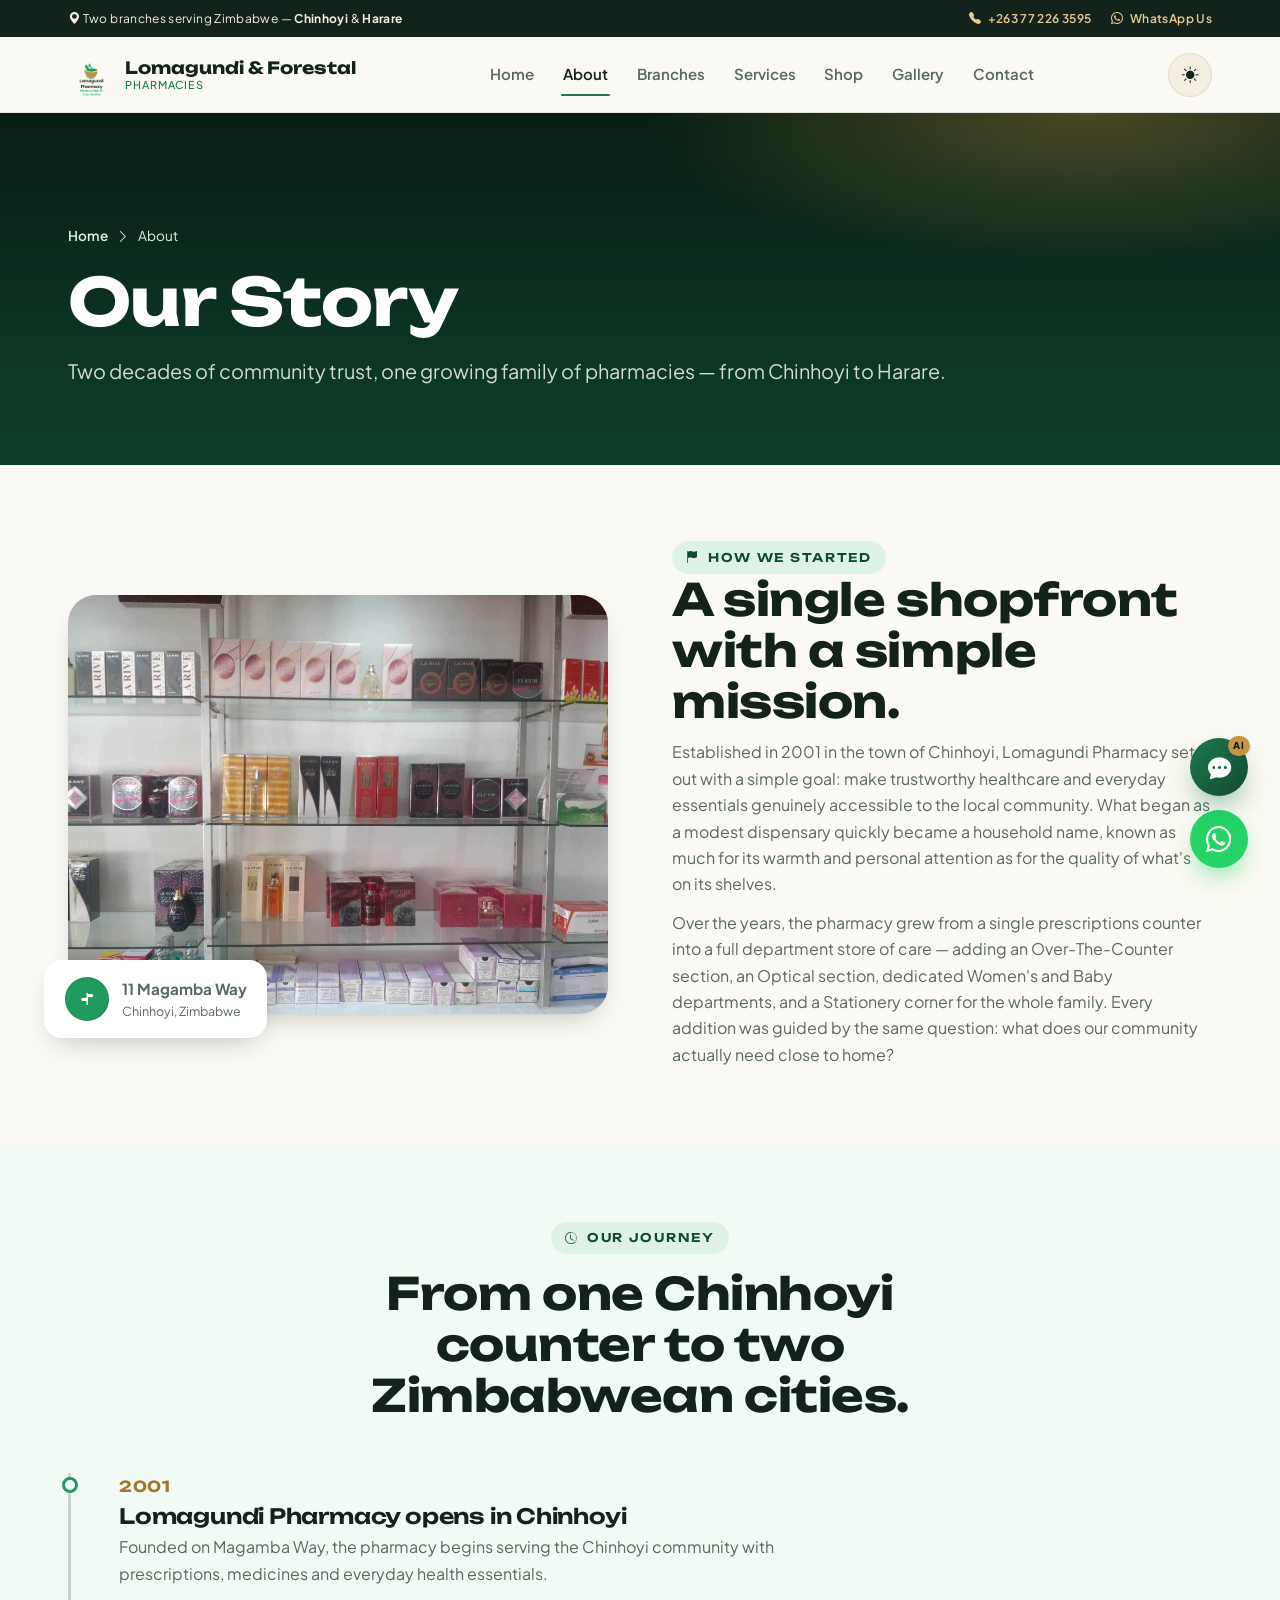
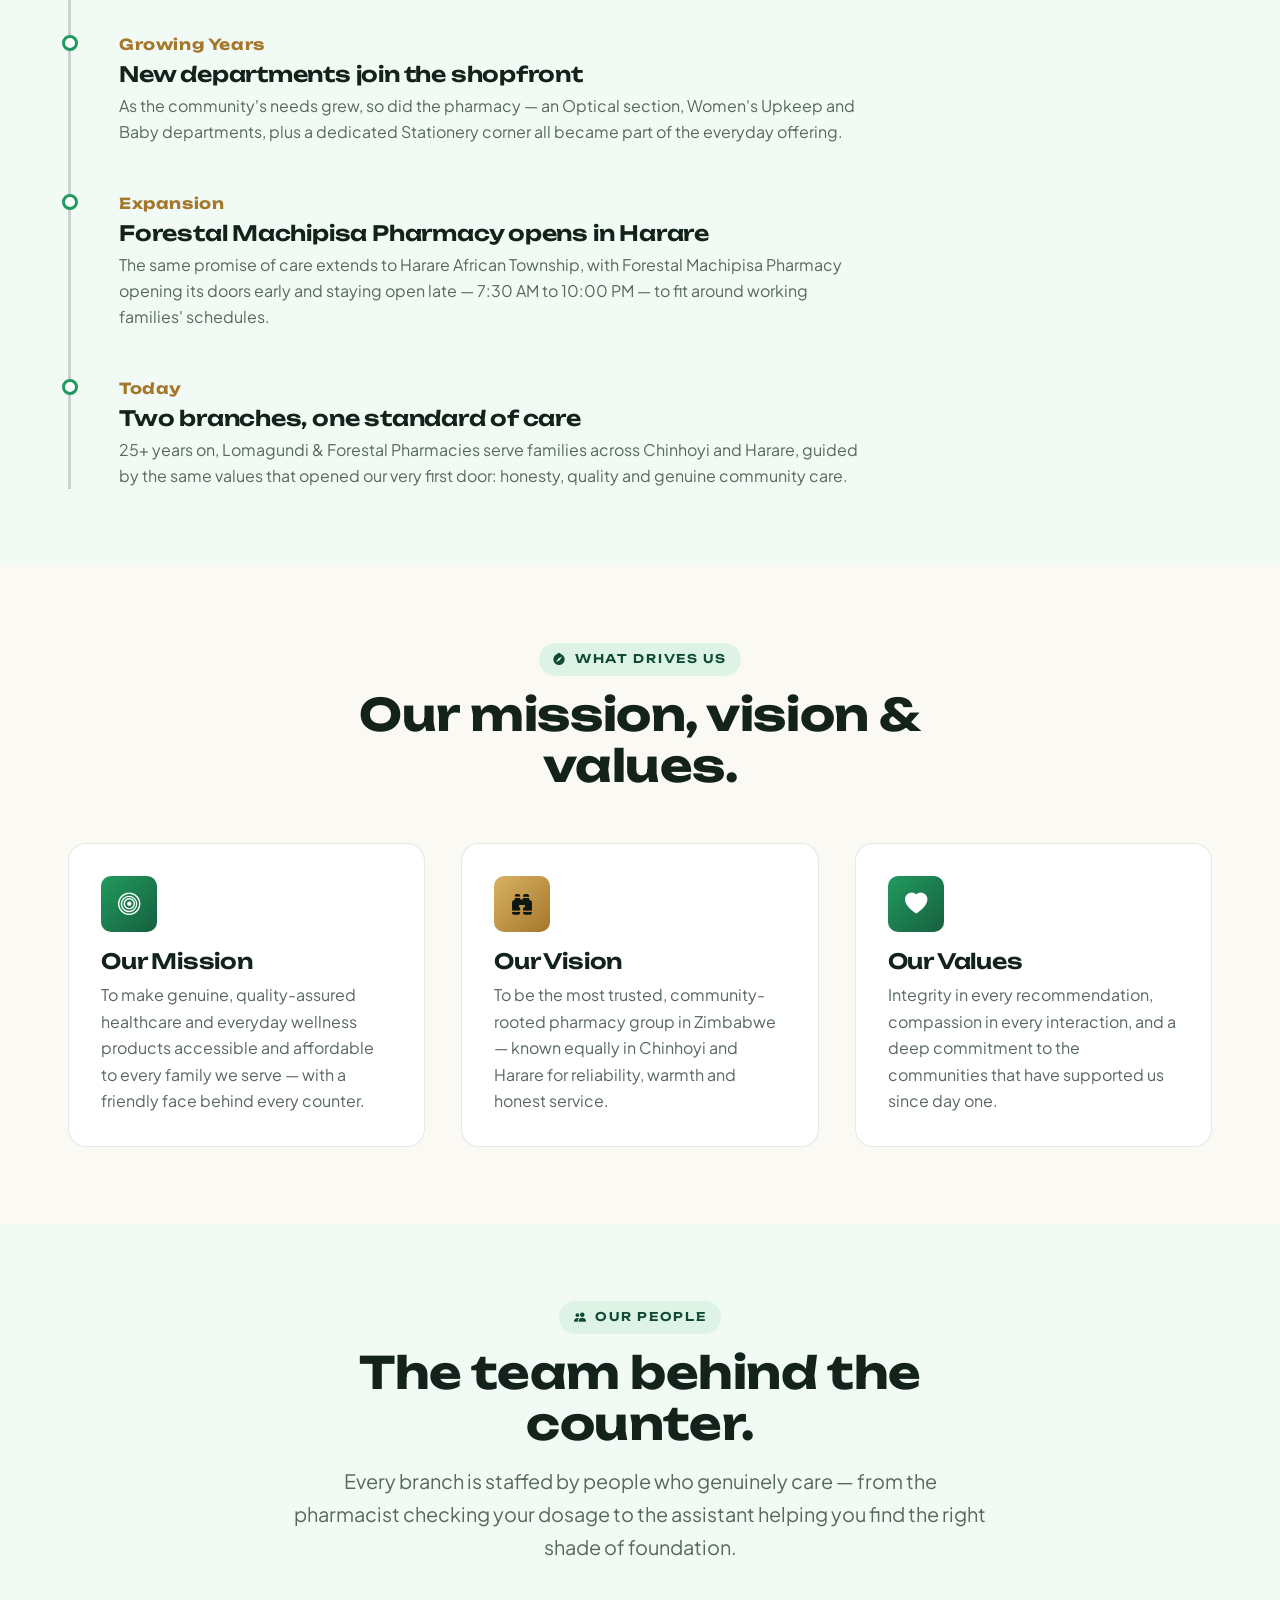
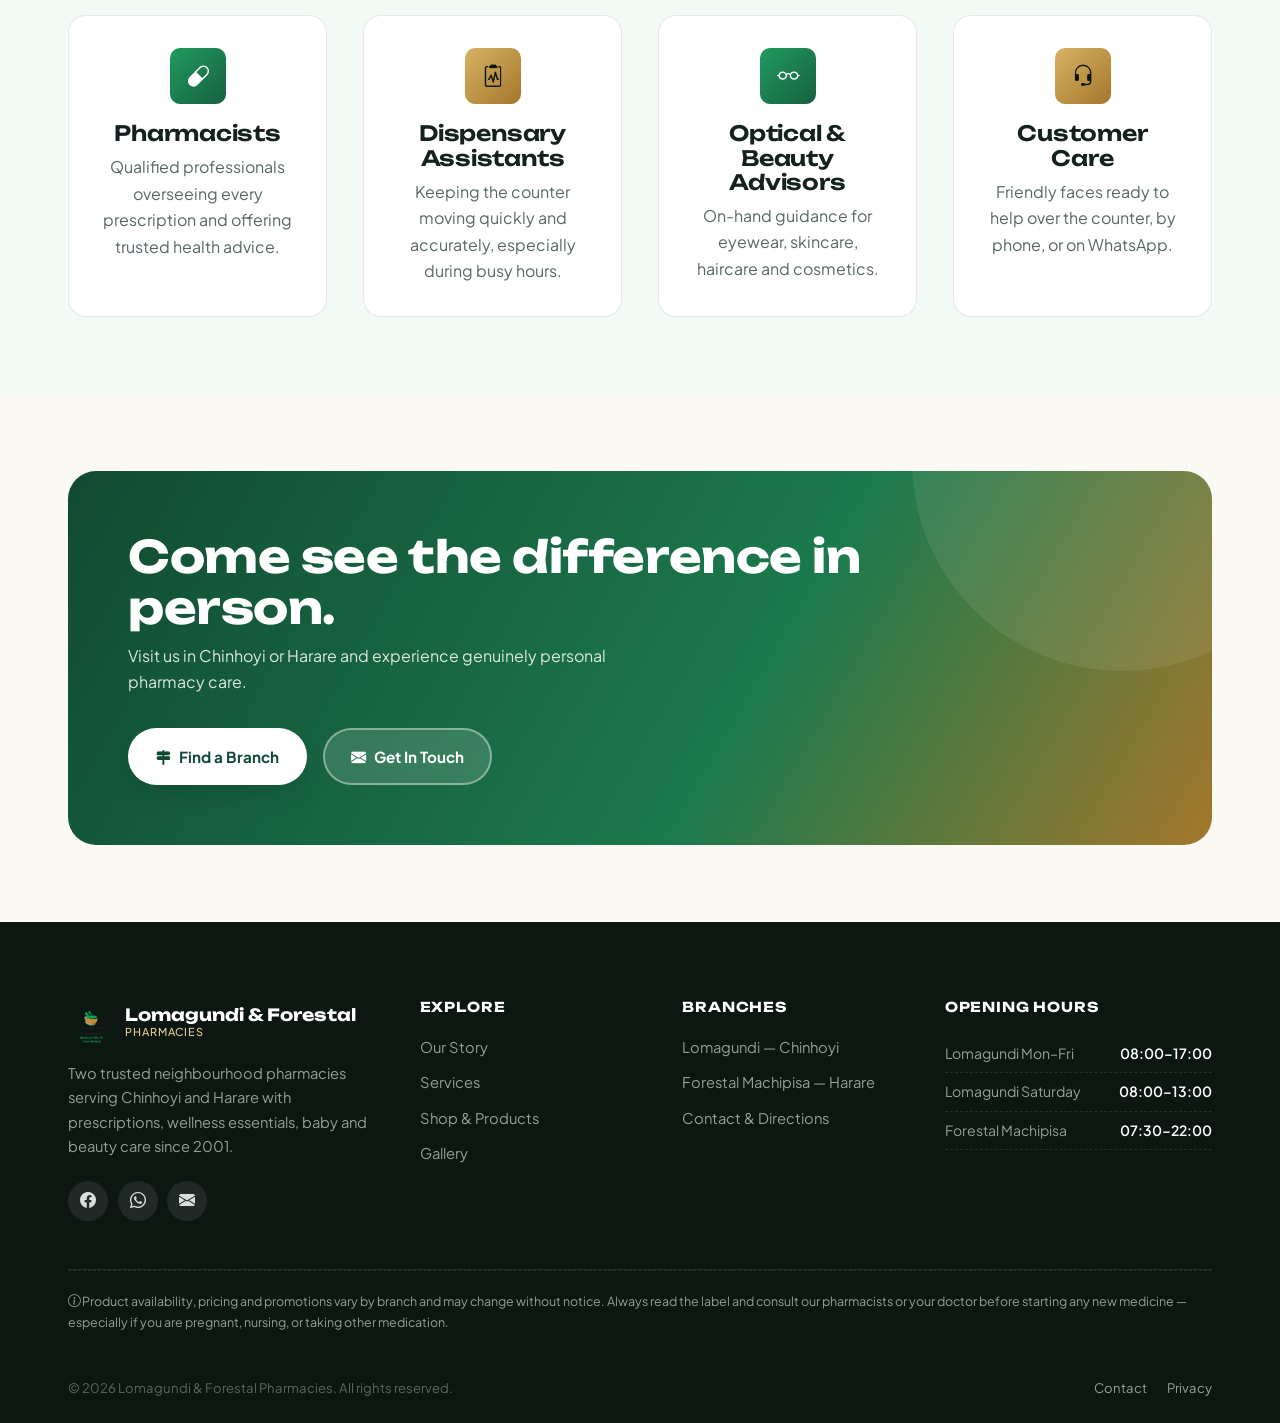
<file: about.html>
<!doctype html>
<html lang="en">
<head>
  <meta charset="UTF-8" />
  <meta name="viewport" content="width=device-width, initial-scale=1" />
  <meta name="color-scheme" content="light dark" />
  <title>Our Story | Lomagundi &amp; Forestal Pharmacies</title>
  <meta name="description" content="From a single Chinhoyi shopfront in 2001 to two thriving branches in Chinhoyi and Harare — the story of Lomagundi & Forestal Pharmacies." />
  <meta name="theme-color" content="#114a32" />
  <meta property="og:type" content="website" />
  <meta property="og:title" content="Our Story | Lomagundi & Forestal Pharmacies" />
  <meta property="og:description" content="25+ years of trusted, community-first pharmacy care in Zimbabwe." />
  <meta property="og:image" content="assets/images/lomagundi/lomagundi-hero.jpg" />

  <link rel="icon" type="image/png" href="assets/images/lomagundi/lomagundi-logo.png" />
  <link rel="apple-touch-icon" href="assets/images/lomagundi/lomagundi-logo.png" />
  <link rel="preconnect" href="https://fonts.googleapis.com" />
  <link rel="preconnect" href="https://fonts.gstatic.com" crossorigin />
  <link rel="stylesheet" href="assets/css/bootstrap-icons.css?v=2" />
  <link rel="stylesheet" href="assets/css/styles.css?v=2" />
</head>
<body>
  <a class="skip-link" href="#main">Skip to content</a>
  <div class="preloader" aria-hidden="true"><img src="assets/images/lomagundi/lomagundi-logo.png" alt="" /></div>

  <div class="announcement">
    <div class="container">
      <span><i class="bi bi-geo-alt-fill"></i> Two branches serving Zimbabwe — <strong>Chinhoyi</strong> &amp; <strong>Harare</strong></span>
      <div class="announcement-links">
        <a href="tel:+263772263595"><i class="bi bi-telephone-fill"></i> +263 77 226 3595</a>
        <a href="https://wa.me/263772263595" target="_blank" rel="noopener"><i class="bi bi-whatsapp"></i> WhatsApp Us</a>
      </div>
    </div>
  </div>

  <header class="site-header">
    <div class="container navbar">
      <a href="index.html" class="brand">
        <img src="assets/images/lomagundi/lomagundi-logo.png" alt="Lomagundi & Forestal Pharmacies logo" />
        <span>Lomagundi &amp; Forestal<small>Pharmacies</small></span>
      </a>
      <nav class="nav-links" data-nav-links aria-label="Primary">
        <a href="index.html">Home</a>
        <a href="about.html">About</a>
        <a href="branches.html">Branches</a>
        <a href="services.html">Services</a>
        <a href="shop.html">Shop</a>
        <a href="gallery.html">Gallery</a>
        <a href="contact.html">Contact</a>
      </nav>
      <div class="nav-actions">
        <button class="theme-toggle" data-theme-toggle type="button" aria-label="Toggle dark mode">
          <i class="bi bi-sun-fill"></i><i class="bi bi-moon-stars-fill"></i>
        </button>
        <button class="nav-toggle" data-nav-toggle type="button" aria-label="Toggle menu" aria-expanded="false">
          <i class="bi bi-list"></i><i class="bi bi-x-lg"></i>
        </button>
      </div>
    </div>
  </header>
  <div class="nav-scrim" data-nav-scrim></div>

  <main id="main">
    <section class="page-header">
      <div class="container">
        <div class="breadcrumb"><a href="index.html">Home</a> <i class="bi bi-chevron-right"></i> <span>About</span></div>
        <h1>Our Story</h1>
        <p>Two decades of community trust, one growing family of pharmacies — from Chinhoyi to Harare.</p>
      </div>
    </section>

    <section class="section">
      <div class="container split">
        <div class="split-media reveal">
          <div class="media-main">
            <img src="assets/images/lomagundi/lomagundi-03.jpg" alt="Lomagundi Pharmacy exterior in Chinhoyi" />
          </div>
          <div class="media-chip">
            <span class="icon-btn"><i class="bi bi-signpost-split-fill"></i></span>
            <span><strong>11 Magamba Way</strong><span>Chinhoyi, Zimbabwe</span></span>
          </div>
        </div>
        <div class="reveal reveal-delay-1">
          <span class="eyebrow"><i class="bi bi-flag-fill"></i> How We Started</span>
          <h2>A single shopfront with a simple mission.</h2>
          <p class="mt-1">Established in 2001 in the town of Chinhoyi, Lomagundi Pharmacy set out with a simple goal: make trustworthy healthcare and everyday essentials genuinely accessible to the local community. What began as a modest dispensary quickly became a household name, known as much for its warmth and personal attention as for the quality of what's on its shelves.</p>
          <p class="mt-1">Over the years, the pharmacy grew from a single prescriptions counter into a full department store of care — adding an Over-The-Counter section, an Optical section, dedicated Women's and Baby departments, and a Stationery corner for the whole family. Every addition was guided by the same question: what does our community actually need close to home?</p>
        </div>
      </div>
    </section>

    <section class="section bg-alt">
      <div class="container">
        <div class="section-head text-center">
          <span class="eyebrow"><i class="bi bi-clock-history"></i> Our Journey</span>
          <h2>From one Chinhoyi counter to two Zimbabwean cities.</h2>
        </div>

        <div class="timeline">
          <div class="timeline-item reveal">
            <span class="year">2001</span>
            <h4>Lomagundi Pharmacy opens in Chinhoyi</h4>
            <p>Founded on Magamba Way, the pharmacy begins serving the Chinhoyi community with prescriptions, medicines and everyday health essentials.</p>
          </div>
          <div class="timeline-item reveal reveal-delay-1">
            <span class="year">Growing Years</span>
            <h4>New departments join the shopfront</h4>
            <p>As the community's needs grew, so did the pharmacy — an Optical section, Women's Upkeep and Baby departments, plus a dedicated Stationery corner all became part of the everyday offering.</p>
          </div>
          <div class="timeline-item reveal reveal-delay-2">
            <span class="year">Expansion</span>
            <h4>Forestal Machipisa Pharmacy opens in Harare</h4>
            <p>The same promise of care extends to Harare African Township, with Forestal Machipisa Pharmacy opening its doors early and staying open late — 7:30 AM to 10:00 PM — to fit around working families' schedules.</p>
          </div>
          <div class="timeline-item reveal reveal-delay-3">
            <span class="year">Today</span>
            <h4>Two branches, one standard of care</h4>
            <p>25+ years on, Lomagundi &amp; Forestal Pharmacies serve families across Chinhoyi and Harare, guided by the same values that opened our very first door: honesty, quality and genuine community care.</p>
          </div>
        </div>
      </div>
    </section>

    <section class="section">
      <div class="container">
        <div class="section-head text-center">
          <span class="eyebrow"><i class="bi bi-compass-fill"></i> What Drives Us</span>
          <h2>Our mission, vision &amp; values.</h2>
        </div>
        <div class="grid grid-3">
          <div class="value-card reveal">
            <div class="card-icon"><i class="bi bi-bullseye"></i></div>
            <h4>Our Mission</h4>
            <p>To make genuine, quality-assured healthcare and everyday wellness products accessible and affordable to every family we serve — with a friendly face behind every counter.</p>
          </div>
          <div class="value-card reveal reveal-delay-1">
            <div class="card-icon gold"><i class="bi bi-binoculars-fill"></i></div>
            <h4>Our Vision</h4>
            <p>To be the most trusted, community-rooted pharmacy group in Zimbabwe — known equally in Chinhoyi and Harare for reliability, warmth and honest service.</p>
          </div>
          <div class="value-card reveal reveal-delay-2">
            <div class="card-icon"><i class="bi bi-heart-fill"></i></div>
            <h4>Our Values</h4>
            <p>Integrity in every recommendation, compassion in every interaction, and a deep commitment to the communities that have supported us since day one.</p>
          </div>
        </div>
      </div>
    </section>

    <section class="section bg-alt">
      <div class="container">
        <div class="section-head text-center">
          <span class="eyebrow"><i class="bi bi-people-fill"></i> Our People</span>
          <h2>The team behind the counter.</h2>
          <p>Every branch is staffed by people who genuinely care — from the pharmacist checking your dosage to the assistant helping you find the right shade of foundation.</p>
        </div>
        <div class="grid grid-4">
          <div class="value-card text-center reveal">
            <div class="card-icon"><i class="bi bi-capsule"></i></div>
            <h4>Pharmacists</h4>
            <p>Qualified professionals overseeing every prescription and offering trusted health advice.</p>
          </div>
          <div class="value-card text-center reveal reveal-delay-1">
            <div class="card-icon gold"><i class="bi bi-clipboard2-pulse"></i></div>
            <h4>Dispensary Assistants</h4>
            <p>Keeping the counter moving quickly and accurately, especially during busy hours.</p>
          </div>
          <div class="value-card text-center reveal reveal-delay-2">
            <div class="card-icon"><i class="bi bi-eyeglasses"></i></div>
            <h4>Optical &amp; Beauty Advisors</h4>
            <p>On-hand guidance for eyewear, skincare, haircare and cosmetics.</p>
          </div>
          <div class="value-card text-center reveal reveal-delay-3">
            <div class="card-icon gold"><i class="bi bi-headset"></i></div>
            <h4>Customer Care</h4>
            <p>Friendly faces ready to help over the counter, by phone, or on WhatsApp.</p>
          </div>
        </div>
      </div>
    </section>

    <section class="section">
      <div class="container">
        <div class="cta-banner reveal">
          <div>
            <h2>Come see the difference in person.</h2>
            <p>Visit us in Chinhoyi or Harare and experience genuinely personal pharmacy care.</p>
          </div>
          <div class="cta-actions">
            <a href="branches.html" class="btn btn-white"><i class="bi bi-signpost-2-fill"></i> Find a Branch</a>
            <a href="contact.html" class="btn btn-ghost"><i class="bi bi-envelope-fill"></i> Get In Touch</a>
          </div>
        </div>
      </div>
    </section>
  </main>

  <footer class="site-footer">
    <div class="container">
      <div class="footer-top">
        <div class="footer-brand">
          <a href="index.html" class="brand">
            <img src="assets/images/lomagundi/lomagundi-logo.png" alt="" />
            <span>Lomagundi &amp; Forestal<small>Pharmacies</small></span>
          </a>
          <p>Two trusted neighbourhood pharmacies serving Chinhoyi and Harare with prescriptions, wellness essentials, baby and beauty care since 2001.</p>
          <div class="footer-social">
            <a href="https://www.facebook.com/profile.php?id=100065365936872" target="_blank" rel="noopener" aria-label="Facebook"><i class="bi bi-facebook"></i></a>
            <a href="https://wa.me/263772263595" target="_blank" rel="noopener" aria-label="WhatsApp"><i class="bi bi-whatsapp"></i></a>
            <a href="mailto:help@lomagundi-pharmacy.com" aria-label="Email"><i class="bi bi-envelope-fill"></i></a>
          </div>
        </div>
        <div>
          <h5>Explore</h5>
          <div class="footer-links">
            <a href="about.html">Our Story</a>
            <a href="services.html">Services</a>
            <a href="shop.html">Shop &amp; Products</a>
            <a href="gallery.html">Gallery</a>
          </div>
        </div>
        <div>
          <h5>Branches</h5>
          <div class="footer-links">
            <a href="branches.html#lomagundi">Lomagundi — Chinhoyi</a>
            <a href="branches.html#forestal">Forestal Machipisa — Harare</a>
            <a href="contact.html">Contact &amp; Directions</a>
          </div>
        </div>
        <div class="footer-hours">
          <h5>Opening Hours</h5>
          <div><span>Lomagundi Mon–Fri</span><span>08:00–17:00</span></div>
          <div><span>Lomagundi Saturday</span><span>08:00–13:00</span></div>
          <div><span>Forestal Machipisa</span><span>07:30–22:00</span></div>
        </div>
      </div>
      <div class="footer-disclaimer">
        <i class="bi bi-info-circle"></i> Product availability, pricing and promotions vary by branch and may change without notice. Always read the label and consult our pharmacists or your doctor before starting any new medicine — especially if you are pregnant, nursing, or taking other medication.
      </div>
      <div class="footer-bottom">
        <p>&copy; <span data-year>2026</span> Lomagundi &amp; Forestal Pharmacies. All rights reserved.</p>
        <div class="footer-legal"><a href="contact.html">Contact</a><a href="privacy.html">Privacy</a></div>
      </div>
    </div>
  </footer>

  <div class="fab-stack">
    <button class="back-to-top icon-btn" aria-label="Back to top"><i class="bi bi-arrow-up"></i></button>
    <button class="fab-chat" id="pharmacy-chat-toggle" data-chat-toggle type="button" aria-controls="pharmacy-chat" aria-expanded="false" aria-label="Open the pharmacy assistant">
      <i class="bi bi-chat-dots-fill"></i><i class="bi bi-x-lg"></i><span class="fab-chat-badge">AI</span>
    </button>
    <a class="fab-whatsapp" href="https://wa.me/263772263595" target="_blank" rel="noopener" aria-label="Chat on WhatsApp"><i class="bi bi-whatsapp"></i></a>
  </div>

  <aside class="chat-dock" id="pharmacy-chat" data-chat-dock aria-label="Pharmacy assistant" aria-hidden="true">
    <div class="chat-dock-head">
      <div class="chat-dock-id">
        <span class="chat-dock-avatar"><i class="bi bi-capsule"></i></span>
        <span>
          <strong>Pharmacy Assistant</strong>
          <small><span class="chat-dock-status"></span> Hours, branches &amp; products</small>
        </span>
      </div>
      <button class="chat-dock-close" data-chat-close type="button" aria-label="Close chat"><i class="bi bi-dash-lg"></i></button>
    </div>
    <div class="chat-dock-body">
      <div class="chat-dock-state is-shown" data-chat-fallback>
        <i class="bi bi-chat-dots"></i>
        <strong>Assistant unavailable</strong>
        <p>The pharmacy assistant needs JavaScript enabled in your browser.</p>
        <p>Call <a href="tel:+263772263595">+263 77 226 3595</a> or message us on <a href="https://wa.me/263772263595" target="_blank" rel="noopener">WhatsApp</a> instead.</p>
      </div>
    </div>
    <p class="chat-dock-note"><i class="bi bi-info-circle"></i> Automated assistant — not medical advice. For symptoms, dosages or prescriptions, please speak to a pharmacist.</p>
  </aside>

  <script src="assets/js/main.js?v=2"></script>
</body>
</html>
</file>
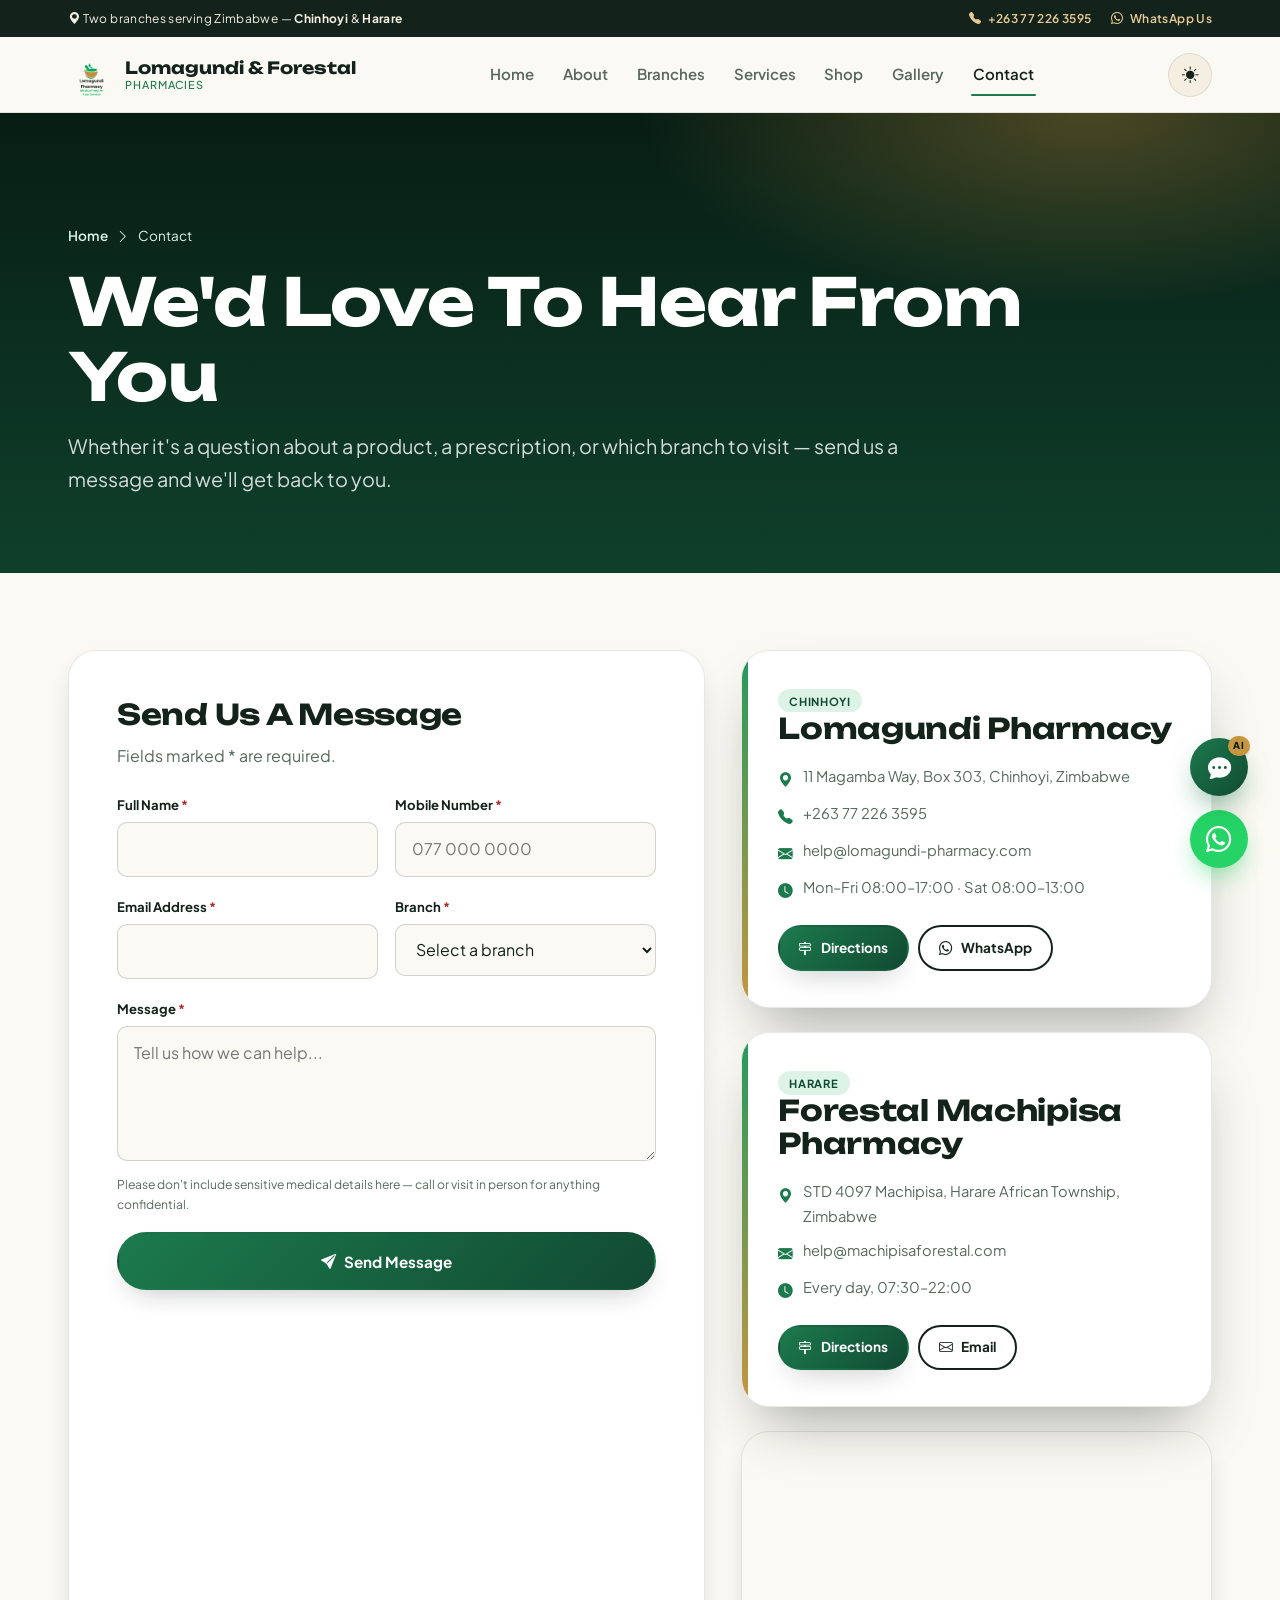
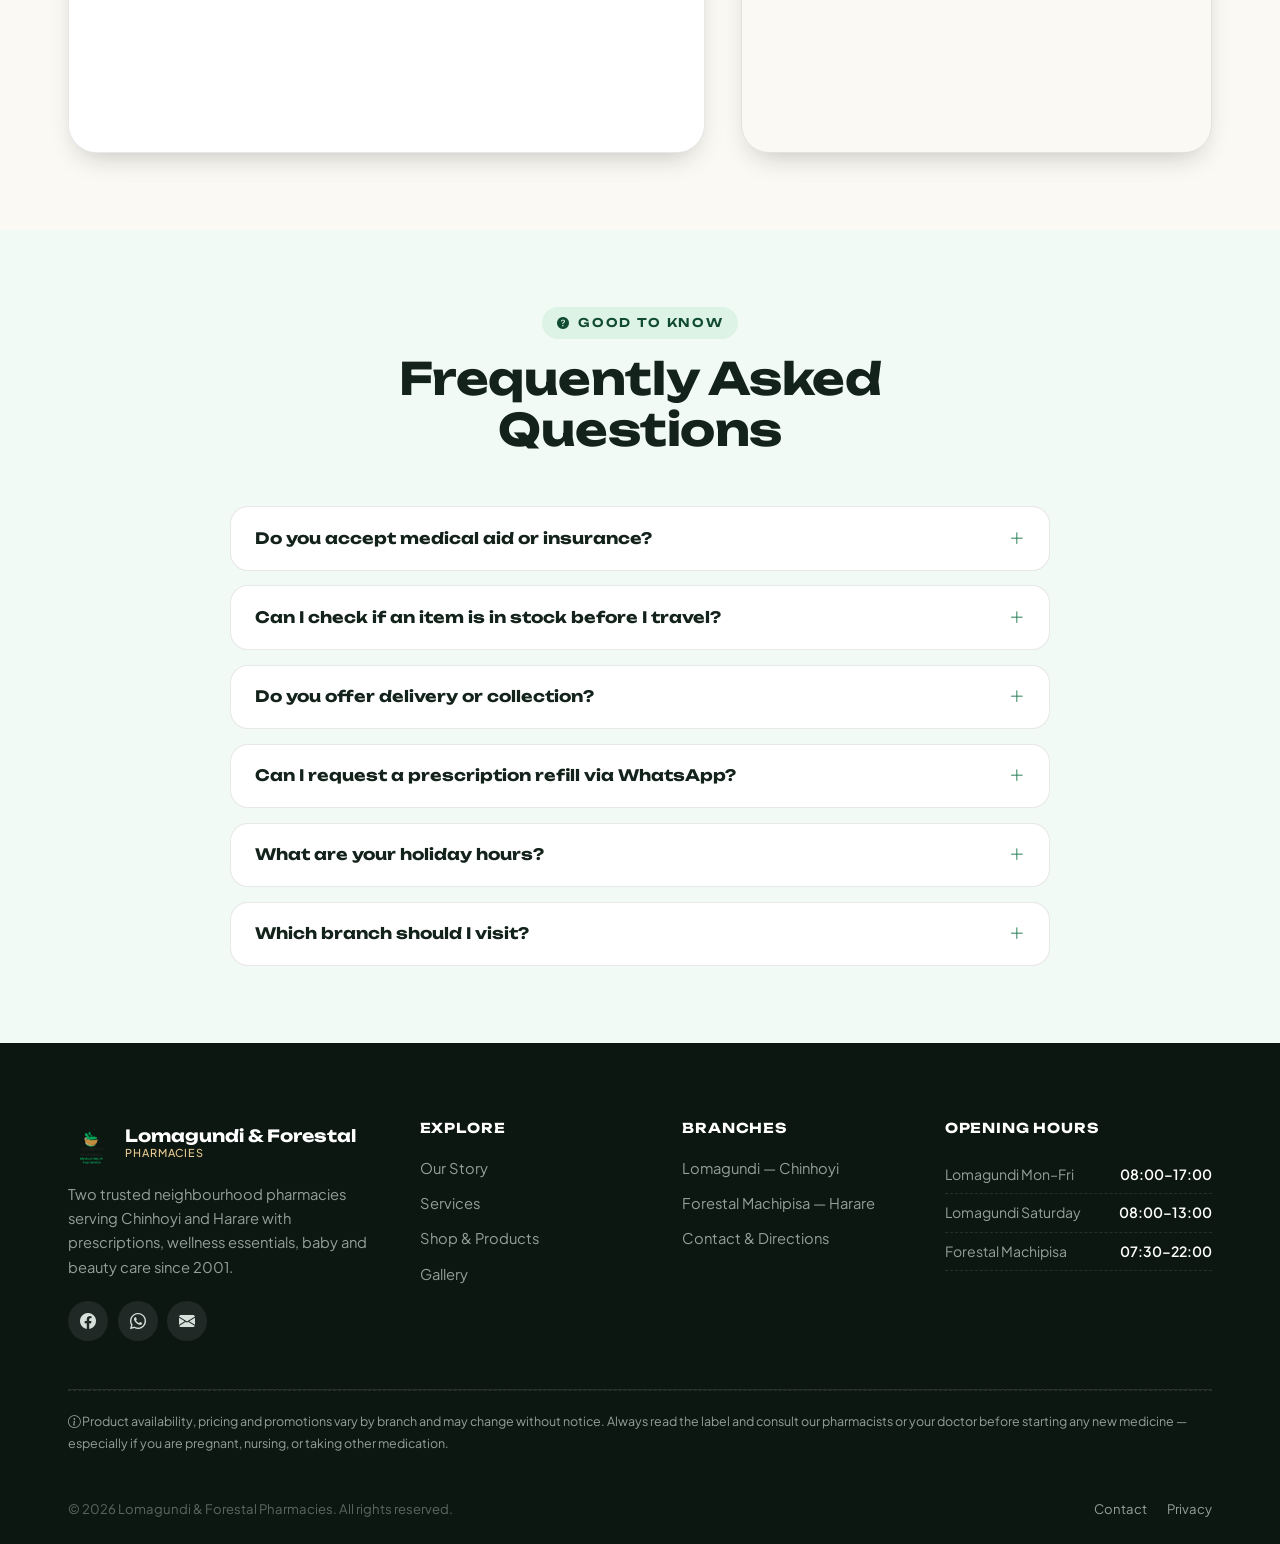
<file: contact.html>
<!doctype html>
<html lang="en">
<head>
  <meta charset="UTF-8" />
  <meta name="viewport" content="width=device-width, initial-scale=1" />
  <meta name="color-scheme" content="light dark" />
  <title>Contact Us | Lomagundi &amp; Forestal Pharmacies</title>
  <meta name="description" content="Get in touch with Lomagundi Pharmacy (Chinhoyi) or Forestal Machipisa Pharmacy (Harare) — send a message, call, WhatsApp, or find us on the map." />
  <meta name="theme-color" content="#114a32" />
  <meta property="og:type" content="website" />
  <meta property="og:title" content="Contact Us | Lomagundi & Forestal Pharmacies" />
  <meta property="og:description" content="Reach either branch by phone, WhatsApp, email or our contact form." />
  <meta property="og:image" content="assets/images/lomagundi/lomagundi-hero.jpg" />

  <link rel="icon" type="image/png" href="assets/images/lomagundi/lomagundi-logo.png" />
  <link rel="apple-touch-icon" href="assets/images/lomagundi/lomagundi-logo.png" />
  <link rel="preconnect" href="https://fonts.googleapis.com" />
  <link rel="preconnect" href="https://fonts.gstatic.com" crossorigin />
  <link rel="stylesheet" href="assets/css/bootstrap-icons.css?v=2" />
  <link rel="stylesheet" href="assets/css/styles.css?v=2" />
</head>
<body>
  <a class="skip-link" href="#main">Skip to content</a>
  <div class="preloader" aria-hidden="true"><img src="assets/images/lomagundi/lomagundi-logo.png" alt="" /></div>

  <div class="announcement">
    <div class="container">
      <span><i class="bi bi-geo-alt-fill"></i> Two branches serving Zimbabwe — <strong>Chinhoyi</strong> &amp; <strong>Harare</strong></span>
      <div class="announcement-links">
        <a href="tel:+263772263595"><i class="bi bi-telephone-fill"></i> +263 77 226 3595</a>
        <a href="https://wa.me/263772263595" target="_blank" rel="noopener"><i class="bi bi-whatsapp"></i> WhatsApp Us</a>
      </div>
    </div>
  </div>

  <header class="site-header">
    <div class="container navbar">
      <a href="index.html" class="brand">
        <img src="assets/images/lomagundi/lomagundi-logo.png" alt="Lomagundi & Forestal Pharmacies logo" />
        <span>Lomagundi &amp; Forestal<small>Pharmacies</small></span>
      </a>
      <nav class="nav-links" data-nav-links aria-label="Primary">
        <a href="index.html">Home</a>
        <a href="about.html">About</a>
        <a href="branches.html">Branches</a>
        <a href="services.html">Services</a>
        <a href="shop.html">Shop</a>
        <a href="gallery.html">Gallery</a>
        <a href="contact.html">Contact</a>
      </nav>
      <div class="nav-actions">
        <button class="theme-toggle" data-theme-toggle type="button" aria-label="Toggle dark mode">
          <i class="bi bi-sun-fill"></i><i class="bi bi-moon-stars-fill"></i>
        </button>
        <button class="nav-toggle" data-nav-toggle type="button" aria-label="Toggle menu" aria-expanded="false">
          <i class="bi bi-list"></i><i class="bi bi-x-lg"></i>
        </button>
      </div>
    </div>
  </header>
  <div class="nav-scrim" data-nav-scrim></div>

  <main id="main">
    <section class="page-header">
      <div class="container">
        <div class="breadcrumb"><a href="index.html">Home</a> <i class="bi bi-chevron-right"></i> <span>Contact</span></div>
        <h1>We'd Love To Hear From You</h1>
        <p>Whether it's a question about a product, a prescription, or which branch to visit — send us a message and we'll get back to you.</p>
      </div>
    </section>

    <section class="section">
      <div class="container grid contact-grid">
        <div class="form-card reveal">
          <div class="form-alert" role="status" aria-live="polite"></div>
          <h3>Send Us A Message</h3>
          <p class="mt-1">Fields marked <span class="req">*</span> are required.</p>

          <form action="contact-handler.php" method="post" class="mt-2" data-validate-form novalidate>
            <!-- Honeypot: hidden from real visitors, trips up simple spam bots -->
            <div class="hp-field" aria-hidden="true">
              <label for="website">Leave this field empty</label>
              <input type="text" id="website" name="website" tabindex="-1" autocomplete="off" />
            </div>

            <div class="form-row">
              <div class="field">
                <label for="bb-name">Full Name <span class="req">*</span></label>
                <input type="text" id="bb-name" name="bb-name" maxlength="60" required />
                <span class="error-msg">Please tell us your name.</span>
              </div>
              <div class="field">
                <label for="bb-phone">Mobile Number <span class="req">*</span></label>
                <input type="tel" id="bb-phone" name="bb-phone" data-phone placeholder="077 000 0000" maxlength="20" required />
                <span class="error-msg">Please enter a valid phone number.</span>
              </div>
            </div>

            <div class="form-row">
              <div class="field">
                <label for="user-email">Email Address <span class="req">*</span></label>
                <input type="email" id="user-email" name="user-email" maxlength="120" required />
                <span class="error-msg">Please enter a valid email address.</span>
              </div>
              <div class="field">
                <label for="bb-branch">Branch <span class="req">*</span></label>
                <select id="bb-branch" name="bb-branch" required>
                  <option value="" selected disabled>Select a branch</option>
                  <option value="Lomagundi Pharmacy (Chinhoyi)">Lomagundi Pharmacy — Chinhoyi</option>
                  <option value="Forestal Machipisa Pharmacy (Harare)">Forestal Machipisa Pharmacy — Harare</option>
                  <option value="General Enquiry">General Enquiry</option>
                </select>
                <span class="error-msg">Please choose a branch.</span>
              </div>
            </div>

            <div class="field">
              <label for="bb-message">Message <span class="req">*</span></label>
              <textarea id="bb-message" name="bb-message" rows="4" maxlength="500" required placeholder="Tell us how we can help..."></textarea>
              <span class="error-msg">Please add a short message.</span>
              <small class="hint">Please don't include sensitive medical details here — call or visit in person for anything confidential.</small>
            </div>

            <button type="submit" class="btn btn-block"><i class="bi bi-send-fill"></i> Send Message</button>
          </form>
        </div>

        <div class="stack contact-side">
          <div class="branch-card reveal reveal-delay-1">
            <div class="branch-card-top">
              <div><span class="branch-tag">Chinhoyi</span><h3>Lomagundi Pharmacy</h3></div>
            </div>
            <ul class="branch-list">
              <li><i class="bi bi-geo-alt-fill"></i> 11 Magamba Way, Box 303, Chinhoyi, Zimbabwe</li>
              <li><i class="bi bi-telephone-fill"></i> <a href="tel:+263772263595">+263 77 226 3595</a></li>
              <li><i class="bi bi-envelope-fill"></i> <a href="mailto:help@lomagundi-pharmacy.com">help@lomagundi-pharmacy.com</a></li>
              <li><i class="bi bi-clock-fill"></i> Mon–Fri 08:00–17:00 · Sat 08:00–13:00</li>
            </ul>
            <div class="branch-actions">
              <a href="https://www.google.com/maps/search/?api=1&amp;query=-17.358928883523394,30.19049537469117" target="_blank" rel="noopener" class="btn btn-sm"><i class="bi bi-signpost-2"></i> Directions</a>
              <a href="https://wa.me/263772263595" target="_blank" rel="noopener" class="btn btn-sm btn-outline"><i class="bi bi-whatsapp"></i> WhatsApp</a>
            </div>
          </div>

          <div class="branch-card reveal reveal-delay-2">
            <div class="branch-card-top">
              <div><span class="branch-tag">Harare</span><h3>Forestal Machipisa Pharmacy</h3></div>
            </div>
            <ul class="branch-list">
              <li><i class="bi bi-geo-alt-fill"></i> STD 4097 Machipisa, Harare African Township, Zimbabwe</li>
              <li><i class="bi bi-envelope-fill"></i> <a href="mailto:help@machipisaforestal.com">help@machipisaforestal.com</a></li>
              <li><i class="bi bi-clock-fill"></i> Every day, 07:30–22:00</li>
            </ul>
            <div class="branch-actions">
              <a href="https://www.google.com/maps/search/?api=1&amp;query=STD%204097%20Machipisa%2C%20Harare%20African%20Township%2C%20Zimbabwe" target="_blank" rel="noopener" class="btn btn-sm"><i class="bi bi-signpost-2"></i> Directions</a>
              <a href="mailto:help@machipisaforestal.com" class="btn btn-sm btn-outline"><i class="bi bi-envelope"></i> Email</a>
            </div>
          </div>

          <div class="map-frame">
            <iframe title="Map to Lomagundi Pharmacy, Chinhoyi" src="https://www.google.com/maps/embed?pb=!1m18!1m12!1m3!1d3446.1320031444175!2d30.19049537469117!3d-17.358928883523394!2m3!1f0!2f0!3f0!3m2!1i1024!2i768!4f13.1!3m3!1m2!1s0x1930b4edf3ae7a95%3A0x660472c501aaf221!2sLomagundi%20Pharmacy!5e1!3m2!1sen!2sth!4v1704315515680!5m2!1sen!2sth" loading="lazy" referrerpolicy="no-referrer-when-downgrade"></iframe>
          </div>
        </div>
      </div>
    </section>

    <section class="section bg-alt">
      <div class="container">
        <div class="section-head text-center">
          <span class="eyebrow"><i class="bi bi-question-circle-fill"></i> Good To Know</span>
          <h2>Frequently Asked Questions</h2>
        </div>

        <div class="faq-list">
          <div class="faq-item">
            <button class="faq-question" aria-expanded="false">Do you accept medical aid or insurance? <i class="bi bi-plus-lg"></i></button>
            <div class="faq-answer"><div>Coverage varies by provider and branch. Bring your medical aid card with you and our team will confirm on the spot — or call ahead so we can check for you.</div></div>
          </div>
          <div class="faq-item">
            <button class="faq-question" aria-expanded="false">Can I check if an item is in stock before I travel? <i class="bi bi-plus-lg"></i></button>
            <div class="faq-answer"><div>Yes — call, email or WhatsApp either branch and we'll happily check availability before you make the trip.</div></div>
          </div>
          <div class="faq-item">
            <button class="faq-question" aria-expanded="false">Do you offer delivery or collection? <i class="bi bi-plus-lg"></i></button>
            <div class="faq-answer"><div>Please contact your nearest branch directly to ask about delivery or collection options — availability can vary.</div></div>
          </div>
          <div class="faq-item">
            <button class="faq-question" aria-expanded="false">Can I request a prescription refill via WhatsApp? <i class="bi bi-plus-lg"></i></button>
            <div class="faq-answer"><div>Yes — message our WhatsApp number with your details and one of our pharmacists will assist you.</div></div>
          </div>
          <div class="faq-item">
            <button class="faq-question" aria-expanded="false">What are your holiday hours? <i class="bi bi-plus-lg"></i></button>
            <div class="faq-answer"><div>Hours may differ on public holidays. Please call ahead during holiday periods to confirm we're open.</div></div>
          </div>
          <div class="faq-item">
            <button class="faq-question" aria-expanded="false">Which branch should I visit? <i class="bi bi-plus-lg"></i></button>
            <div class="faq-answer"><div>Visit Lomagundi Pharmacy in Chinhoyi for our full range including the Optical and Stationery departments, or Forestal Machipisa Pharmacy in Harare for extended early-to-late hours.</div></div>
          </div>
        </div>
      </div>
    </section>
  </main>

  <footer class="site-footer">
    <div class="container">
      <div class="footer-top">
        <div class="footer-brand">
          <a href="index.html" class="brand">
            <img src="assets/images/lomagundi/lomagundi-logo.png" alt="" />
            <span>Lomagundi &amp; Forestal<small>Pharmacies</small></span>
          </a>
          <p>Two trusted neighbourhood pharmacies serving Chinhoyi and Harare with prescriptions, wellness essentials, baby and beauty care since 2001.</p>
          <div class="footer-social">
            <a href="https://www.facebook.com/profile.php?id=100065365936872" target="_blank" rel="noopener" aria-label="Facebook"><i class="bi bi-facebook"></i></a>
            <a href="https://wa.me/263772263595" target="_blank" rel="noopener" aria-label="WhatsApp"><i class="bi bi-whatsapp"></i></a>
            <a href="mailto:help@lomagundi-pharmacy.com" aria-label="Email"><i class="bi bi-envelope-fill"></i></a>
          </div>
        </div>
        <div>
          <h5>Explore</h5>
          <div class="footer-links">
            <a href="about.html">Our Story</a>
            <a href="services.html">Services</a>
            <a href="shop.html">Shop &amp; Products</a>
            <a href="gallery.html">Gallery</a>
          </div>
        </div>
        <div>
          <h5>Branches</h5>
          <div class="footer-links">
            <a href="branches.html#lomagundi">Lomagundi — Chinhoyi</a>
            <a href="branches.html#forestal">Forestal Machipisa — Harare</a>
            <a href="contact.html">Contact &amp; Directions</a>
          </div>
        </div>
        <div class="footer-hours">
          <h5>Opening Hours</h5>
          <div><span>Lomagundi Mon–Fri</span><span>08:00–17:00</span></div>
          <div><span>Lomagundi Saturday</span><span>08:00–13:00</span></div>
          <div><span>Forestal Machipisa</span><span>07:30–22:00</span></div>
        </div>
      </div>
      <div class="footer-disclaimer">
        <i class="bi bi-info-circle"></i> Product availability, pricing and promotions vary by branch and may change without notice. Always read the label and consult our pharmacists or your doctor before starting any new medicine — especially if you are pregnant, nursing, or taking other medication.
      </div>
      <div class="footer-bottom">
        <p>&copy; <span data-year>2026</span> Lomagundi &amp; Forestal Pharmacies. All rights reserved.</p>
        <div class="footer-legal"><a href="contact.html">Contact</a><a href="privacy.html">Privacy</a></div>
      </div>
    </div>
  </footer>

  <div class="fab-stack">
    <button class="back-to-top icon-btn" aria-label="Back to top"><i class="bi bi-arrow-up"></i></button>
    <button class="fab-chat" id="pharmacy-chat-toggle" data-chat-toggle type="button" aria-controls="pharmacy-chat" aria-expanded="false" aria-label="Open the pharmacy assistant">
      <i class="bi bi-chat-dots-fill"></i><i class="bi bi-x-lg"></i><span class="fab-chat-badge">AI</span>
    </button>
    <a class="fab-whatsapp" href="https://wa.me/263772263595" target="_blank" rel="noopener" aria-label="Chat on WhatsApp"><i class="bi bi-whatsapp"></i></a>
  </div>

  <aside class="chat-dock" id="pharmacy-chat" data-chat-dock aria-label="Pharmacy assistant" aria-hidden="true">
    <div class="chat-dock-head">
      <div class="chat-dock-id">
        <span class="chat-dock-avatar"><i class="bi bi-capsule"></i></span>
        <span>
          <strong>Pharmacy Assistant</strong>
          <small><span class="chat-dock-status"></span> Hours, branches &amp; products</small>
        </span>
      </div>
      <button class="chat-dock-close" data-chat-close type="button" aria-label="Close chat"><i class="bi bi-dash-lg"></i></button>
    </div>
    <div class="chat-dock-body">
      <div class="chat-dock-state is-shown" data-chat-fallback>
        <i class="bi bi-chat-dots"></i>
        <strong>Assistant unavailable</strong>
        <p>The pharmacy assistant needs JavaScript enabled in your browser.</p>
        <p>Call <a href="tel:+263772263595">+263 77 226 3595</a> or message us on <a href="https://wa.me/263772263595" target="_blank" rel="noopener">WhatsApp</a> instead.</p>
      </div>
    </div>
    <p class="chat-dock-note"><i class="bi bi-info-circle"></i> Automated assistant — not medical advice. For symptoms, dosages or prescriptions, please speak to a pharmacist.</p>
  </aside>

  <script src="assets/js/main.js?v=2"></script>
</body>
</html>
</file>
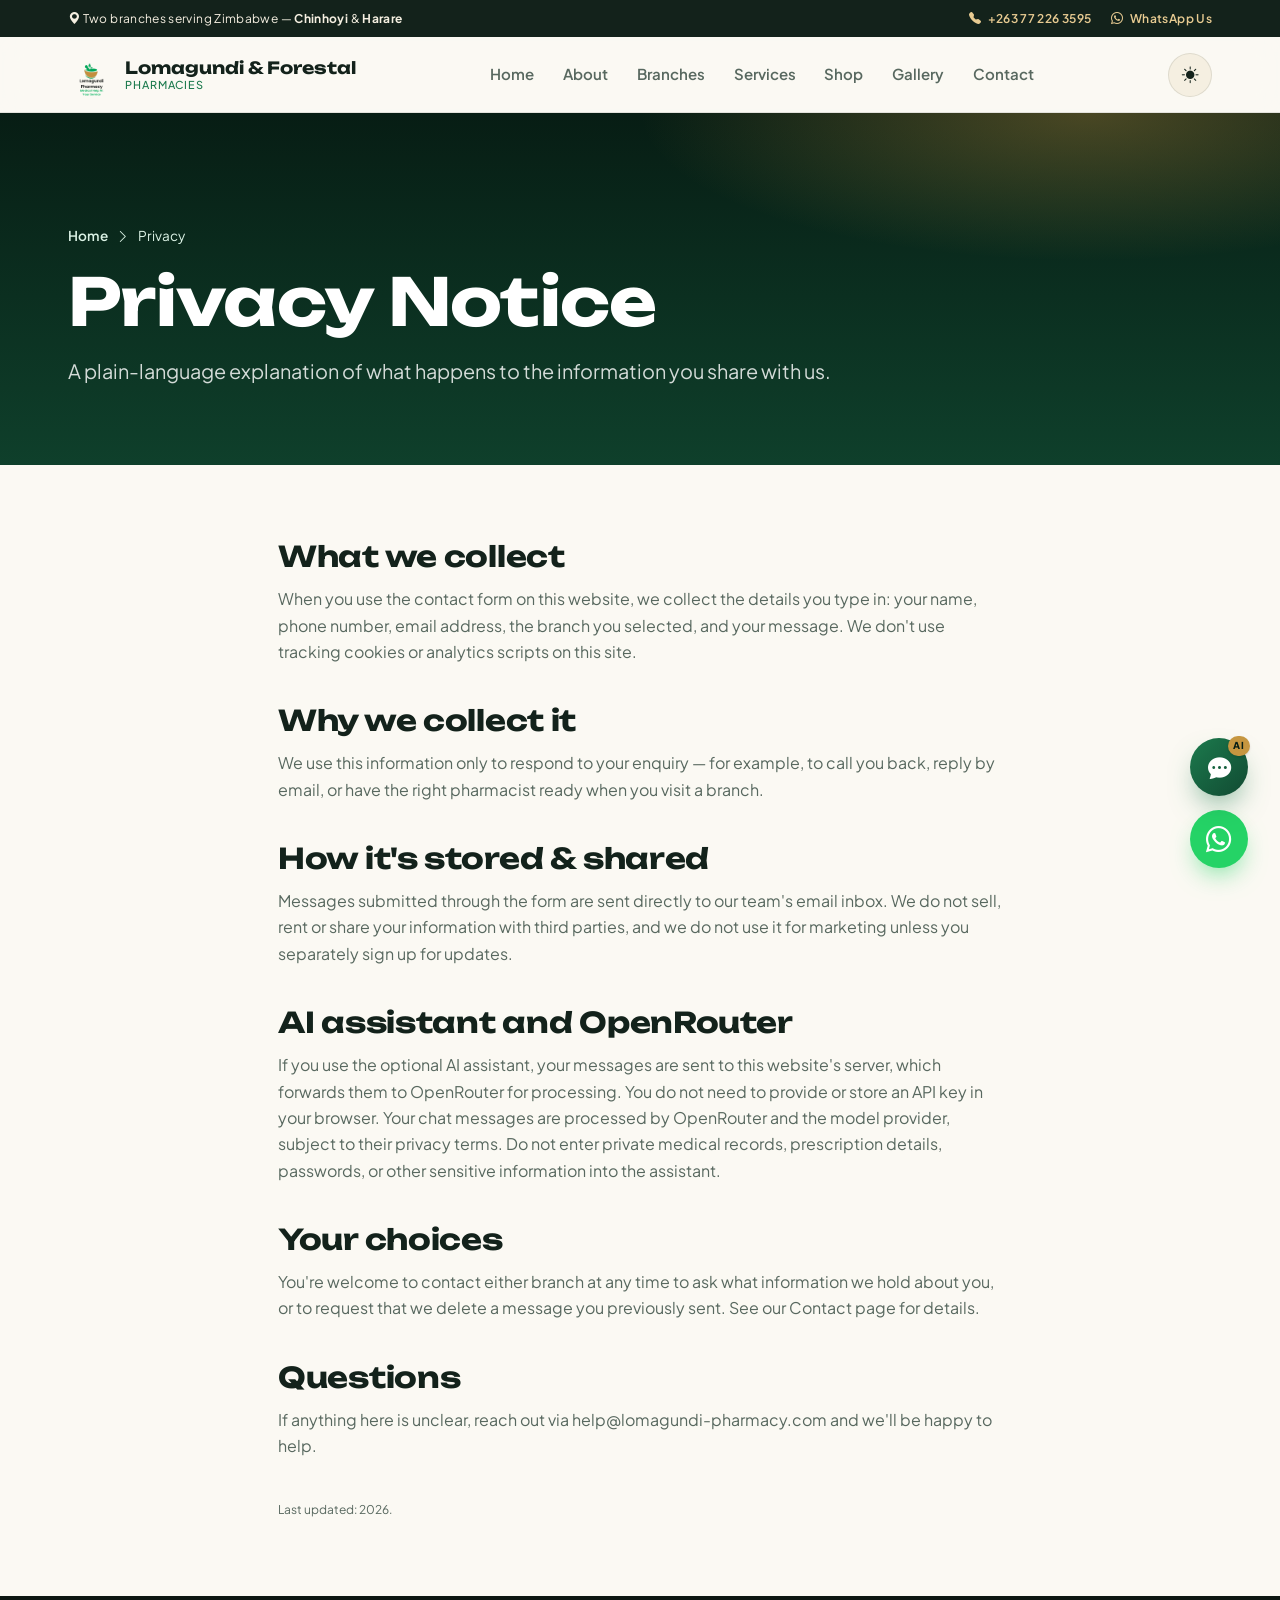
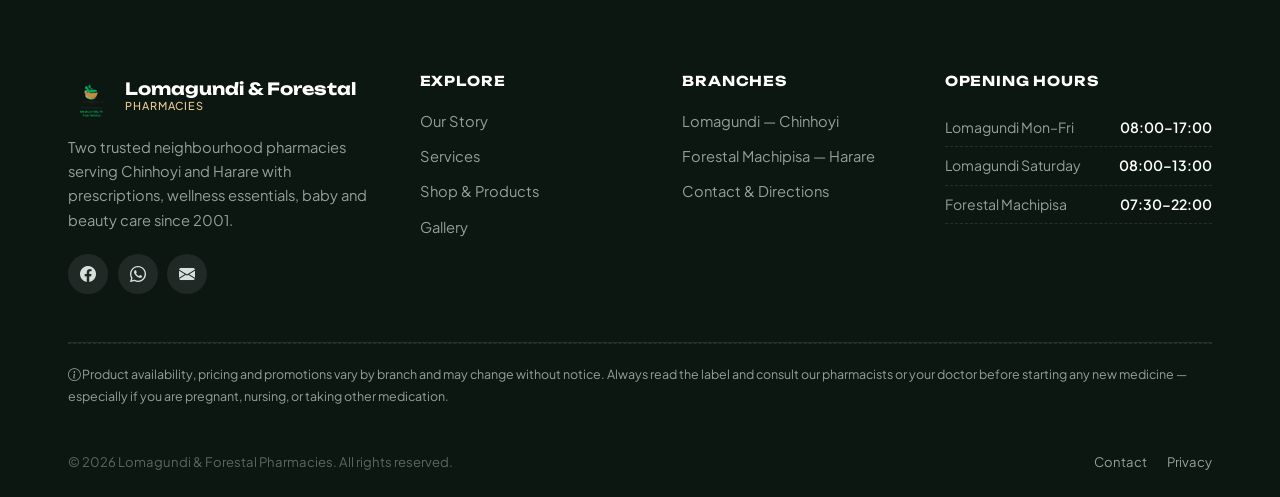
<file: privacy.html>
<!doctype html>
<html lang="en">
<head>
  <meta charset="UTF-8" />
  <meta name="viewport" content="width=device-width, initial-scale=1" />
  <meta name="color-scheme" content="light dark" />
  <title>Privacy Notice | Lomagundi &amp; Forestal Pharmacies</title>
  <meta name="description" content="How Lomagundi & Forestal Pharmacies handle information submitted through our contact form." />
  <meta name="theme-color" content="#114a32" />

  <link rel="icon" type="image/png" href="assets/images/lomagundi/lomagundi-logo.png" />
  <link rel="apple-touch-icon" href="assets/images/lomagundi/lomagundi-logo.png" />
  <link rel="preconnect" href="https://fonts.googleapis.com" />
  <link rel="preconnect" href="https://fonts.gstatic.com" crossorigin />
  <link rel="stylesheet" href="assets/css/bootstrap-icons.css?v=2" />
  <link rel="stylesheet" href="assets/css/styles.css?v=2" />
</head>
<body>
  <a class="skip-link" href="#main">Skip to content</a>
  <div class="preloader" aria-hidden="true"><img src="assets/images/lomagundi/lomagundi-logo.png" alt="" /></div>

  <div class="announcement">
    <div class="container">
      <span><i class="bi bi-geo-alt-fill"></i> Two branches serving Zimbabwe — <strong>Chinhoyi</strong> &amp; <strong>Harare</strong></span>
      <div class="announcement-links">
        <a href="tel:+263772263595"><i class="bi bi-telephone-fill"></i> +263 77 226 3595</a>
        <a href="https://wa.me/263772263595" target="_blank" rel="noopener"><i class="bi bi-whatsapp"></i> WhatsApp Us</a>
      </div>
    </div>
  </div>

  <header class="site-header">
    <div class="container navbar">
      <a href="index.html" class="brand">
        <img src="assets/images/lomagundi/lomagundi-logo.png" alt="Lomagundi & Forestal Pharmacies logo" />
        <span>Lomagundi &amp; Forestal<small>Pharmacies</small></span>
      </a>
      <nav class="nav-links" data-nav-links aria-label="Primary">
        <a href="index.html">Home</a>
        <a href="about.html">About</a>
        <a href="branches.html">Branches</a>
        <a href="services.html">Services</a>
        <a href="shop.html">Shop</a>
        <a href="gallery.html">Gallery</a>
        <a href="contact.html">Contact</a>
      </nav>
      <div class="nav-actions">
        <button class="theme-toggle" data-theme-toggle type="button" aria-label="Toggle dark mode">
          <i class="bi bi-sun-fill"></i><i class="bi bi-moon-stars-fill"></i>
        </button>
        <button class="nav-toggle" data-nav-toggle type="button" aria-label="Toggle menu" aria-expanded="false">
          <i class="bi bi-list"></i><i class="bi bi-x-lg"></i>
        </button>
      </div>
    </div>
  </header>
  <div class="nav-scrim" data-nav-scrim></div>

  <main id="main">
    <section class="page-header">
      <div class="container">
        <div class="breadcrumb"><a href="index.html">Home</a> <i class="bi bi-chevron-right"></i> <span>Privacy</span></div>
        <h1>Privacy Notice</h1>
        <p>A plain-language explanation of what happens to the information you share with us.</p>
      </div>
    </section>

    <section class="section">
      <div class="container container-narrow">
        <div class="reveal">
          <h3>What we collect</h3>
          <p class="mt-1">When you use the contact form on this website, we collect the details you type in: your name, phone number, email address, the branch you selected, and your message. We don't use tracking cookies or analytics scripts on this site.</p>

          <h3 class="mt-3">Why we collect it</h3>
          <p class="mt-1">We use this information only to respond to your enquiry — for example, to call you back, reply by email, or have the right pharmacist ready when you visit a branch.</p>

          <h3 class="mt-3">How it's stored &amp; shared</h3>
          <p class="mt-1">Messages submitted through the form are sent directly to our team's email inbox. We do not sell, rent or share your information with third parties, and we do not use it for marketing unless you separately sign up for updates.</p>

          <h3 class="mt-3">AI assistant and OpenRouter</h3>
          <p class="mt-1">If you use the optional AI assistant, your messages are sent to this website's server, which forwards them to OpenRouter for processing. You do not need to provide or store an API key in your browser. Your chat messages are processed by OpenRouter and the model provider, subject to their privacy terms. Do not enter private medical records, prescription details, passwords, or other sensitive information into the assistant.</p>

          <h3 class="mt-3">Your choices</h3>
          <p class="mt-1">You're welcome to contact either branch at any time to ask what information we hold about you, or to request that we delete a message you previously sent. See our <a href="contact.html">Contact page</a> for details.</p>

          <h3 class="mt-3">Questions</h3>
          <p class="mt-1">If anything here is unclear, reach out via <a href="mailto:help@lomagundi-pharmacy.com">help@lomagundi-pharmacy.com</a> and we'll be happy to help.</p>

          <p class="mt-3 text-muted text-xs">Last updated: 2026.</p>
        </div>
      </div>
    </section>
  </main>

  <footer class="site-footer">
    <div class="container">
      <div class="footer-top">
        <div class="footer-brand">
          <a href="index.html" class="brand">
            <img src="assets/images/lomagundi/lomagundi-logo.png" alt="" />
            <span>Lomagundi &amp; Forestal<small>Pharmacies</small></span>
          </a>
          <p>Two trusted neighbourhood pharmacies serving Chinhoyi and Harare with prescriptions, wellness essentials, baby and beauty care since 2001.</p>
          <div class="footer-social">
            <a href="https://www.facebook.com/profile.php?id=100065365936872" target="_blank" rel="noopener" aria-label="Facebook"><i class="bi bi-facebook"></i></a>
            <a href="https://wa.me/263772263595" target="_blank" rel="noopener" aria-label="WhatsApp"><i class="bi bi-whatsapp"></i></a>
            <a href="mailto:help@lomagundi-pharmacy.com" aria-label="Email"><i class="bi bi-envelope-fill"></i></a>
          </div>
        </div>
        <div>
          <h5>Explore</h5>
          <div class="footer-links">
            <a href="about.html">Our Story</a>
            <a href="services.html">Services</a>
            <a href="shop.html">Shop &amp; Products</a>
            <a href="gallery.html">Gallery</a>
          </div>
        </div>
        <div>
          <h5>Branches</h5>
          <div class="footer-links">
            <a href="branches.html#lomagundi">Lomagundi — Chinhoyi</a>
            <a href="branches.html#forestal">Forestal Machipisa — Harare</a>
            <a href="contact.html">Contact &amp; Directions</a>
          </div>
        </div>
        <div class="footer-hours">
          <h5>Opening Hours</h5>
          <div><span>Lomagundi Mon–Fri</span><span>08:00–17:00</span></div>
          <div><span>Lomagundi Saturday</span><span>08:00–13:00</span></div>
          <div><span>Forestal Machipisa</span><span>07:30–22:00</span></div>
        </div>
      </div>
      <div class="footer-disclaimer">
        <i class="bi bi-info-circle"></i> Product availability, pricing and promotions vary by branch and may change without notice. Always read the label and consult our pharmacists or your doctor before starting any new medicine — especially if you are pregnant, nursing, or taking other medication.
      </div>
      <div class="footer-bottom">
        <p>&copy; <span data-year>2026</span> Lomagundi &amp; Forestal Pharmacies. All rights reserved.</p>
        <div class="footer-legal"><a href="contact.html">Contact</a><a href="privacy.html">Privacy</a></div>
      </div>
    </div>
  </footer>

  <div class="fab-stack">
    <button class="back-to-top icon-btn" aria-label="Back to top"><i class="bi bi-arrow-up"></i></button>
    <button class="fab-chat" id="pharmacy-chat-toggle" data-chat-toggle type="button" aria-controls="pharmacy-chat" aria-expanded="false" aria-label="Open the pharmacy assistant">
      <i class="bi bi-chat-dots-fill"></i><i class="bi bi-x-lg"></i><span class="fab-chat-badge">AI</span>
    </button>
    <a class="fab-whatsapp" href="https://wa.me/263772263595" target="_blank" rel="noopener" aria-label="Chat on WhatsApp"><i class="bi bi-whatsapp"></i></a>
  </div>

  <aside class="chat-dock" id="pharmacy-chat" data-chat-dock aria-label="Pharmacy assistant" aria-hidden="true">
    <div class="chat-dock-head">
      <div class="chat-dock-id">
        <span class="chat-dock-avatar"><i class="bi bi-capsule"></i></span>
        <span>
          <strong>Pharmacy Assistant</strong>
          <small><span class="chat-dock-status"></span> Hours, branches &amp; products</small>
        </span>
      </div>
      <button class="chat-dock-close" data-chat-close type="button" aria-label="Close chat"><i class="bi bi-dash-lg"></i></button>
    </div>
    <div class="chat-dock-body">
      <div class="chat-dock-state is-shown" data-chat-fallback>
        <i class="bi bi-chat-dots"></i>
        <strong>Assistant unavailable</strong>
        <p>The pharmacy assistant needs JavaScript enabled in your browser.</p>
        <p>Call <a href="tel:+263772263595">+263 77 226 3595</a> or message us on <a href="https://wa.me/263772263595" target="_blank" rel="noopener">WhatsApp</a> instead.</p>
      </div>
    </div>
    <p class="chat-dock-note"><i class="bi bi-info-circle"></i> Automated assistant — not medical advice. For symptoms, dosages or prescriptions, please speak to a pharmacist.</p>
  </aside>

  <script src="assets/js/main.js?v=2"></script>
</body>
</html>
</file>
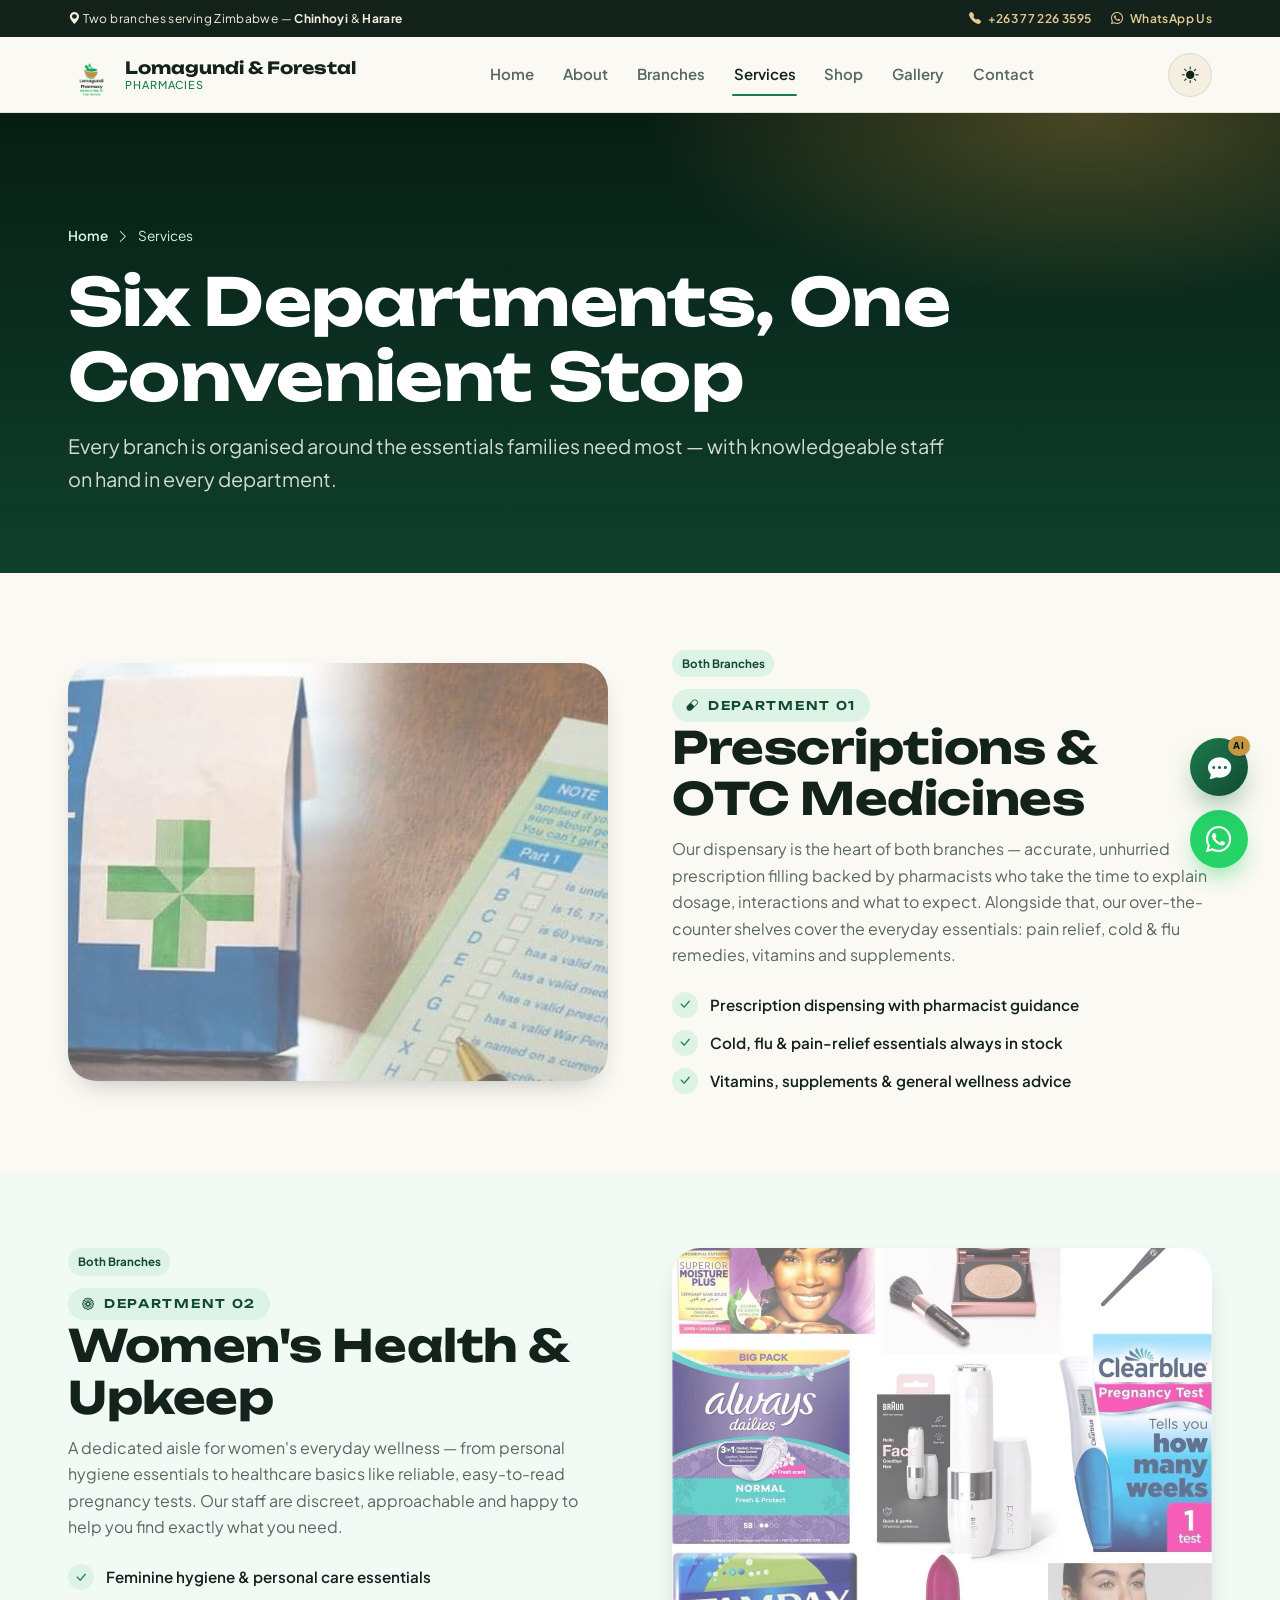
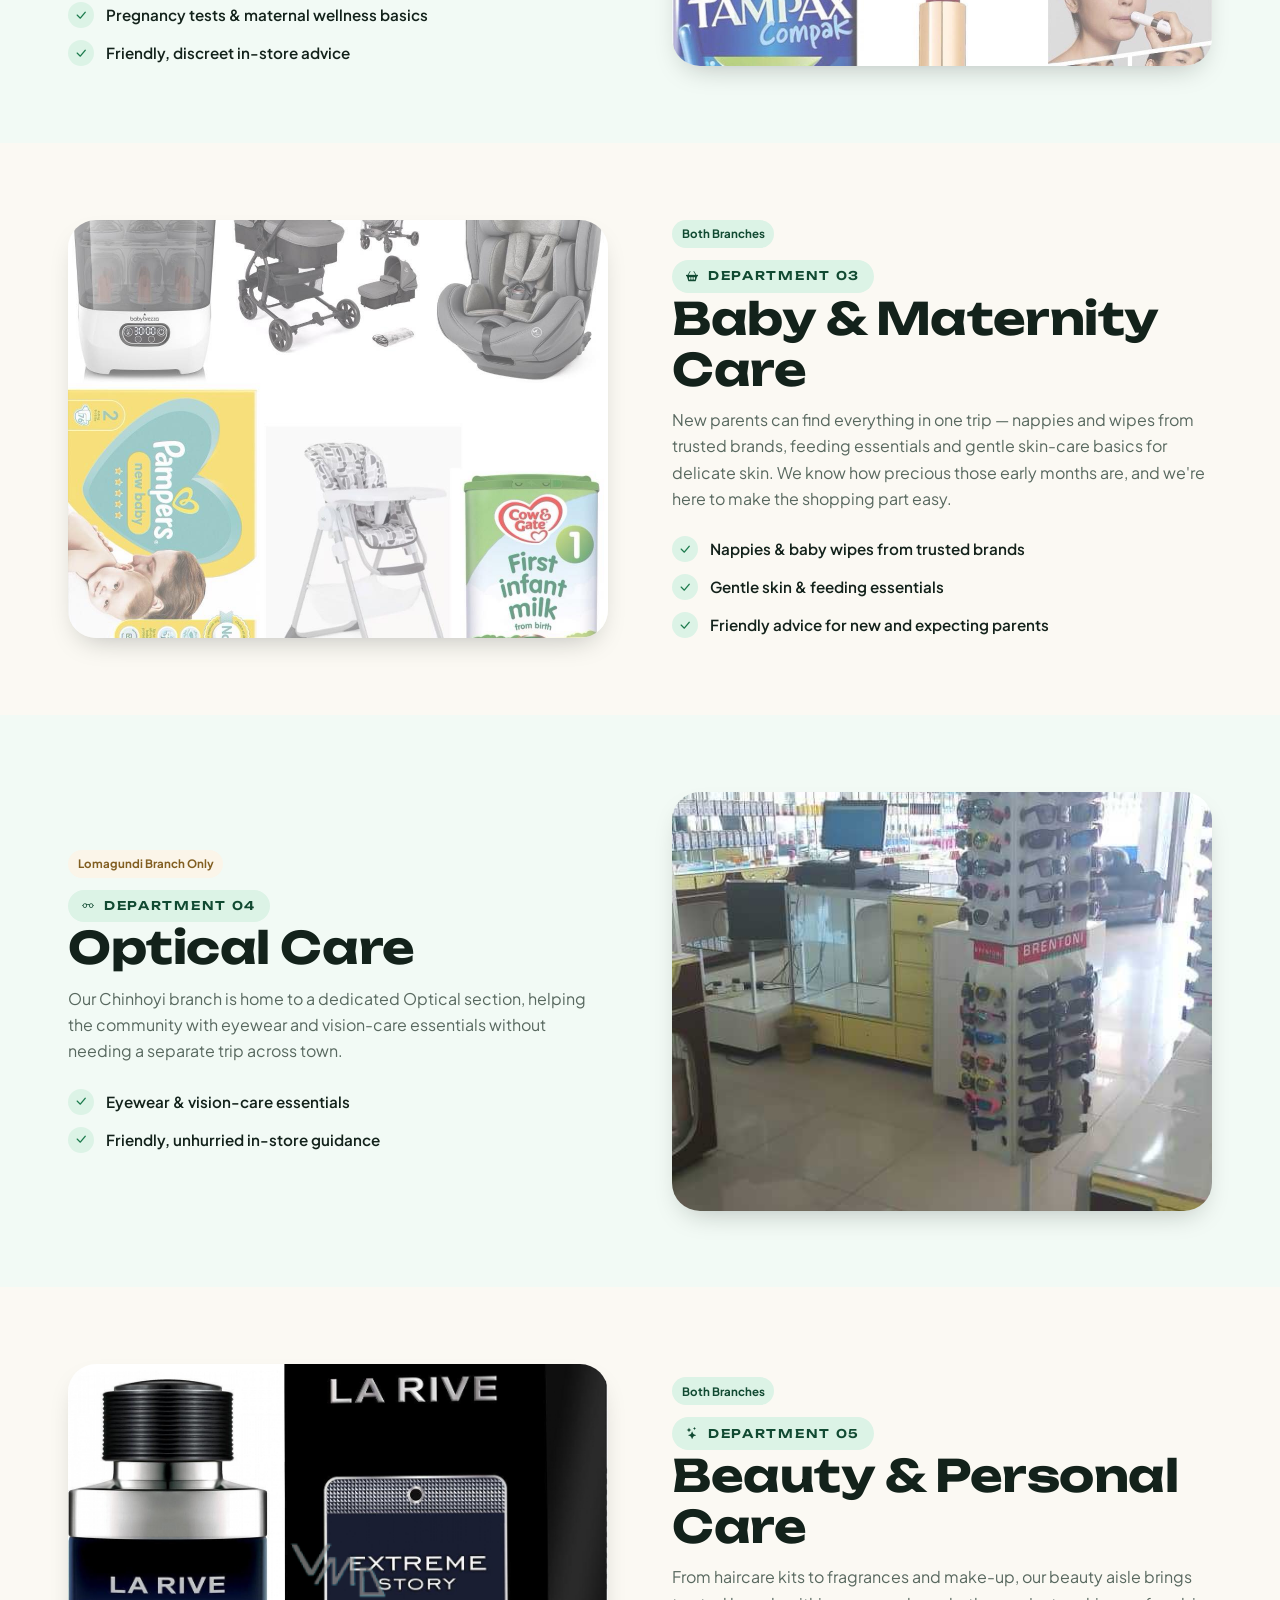
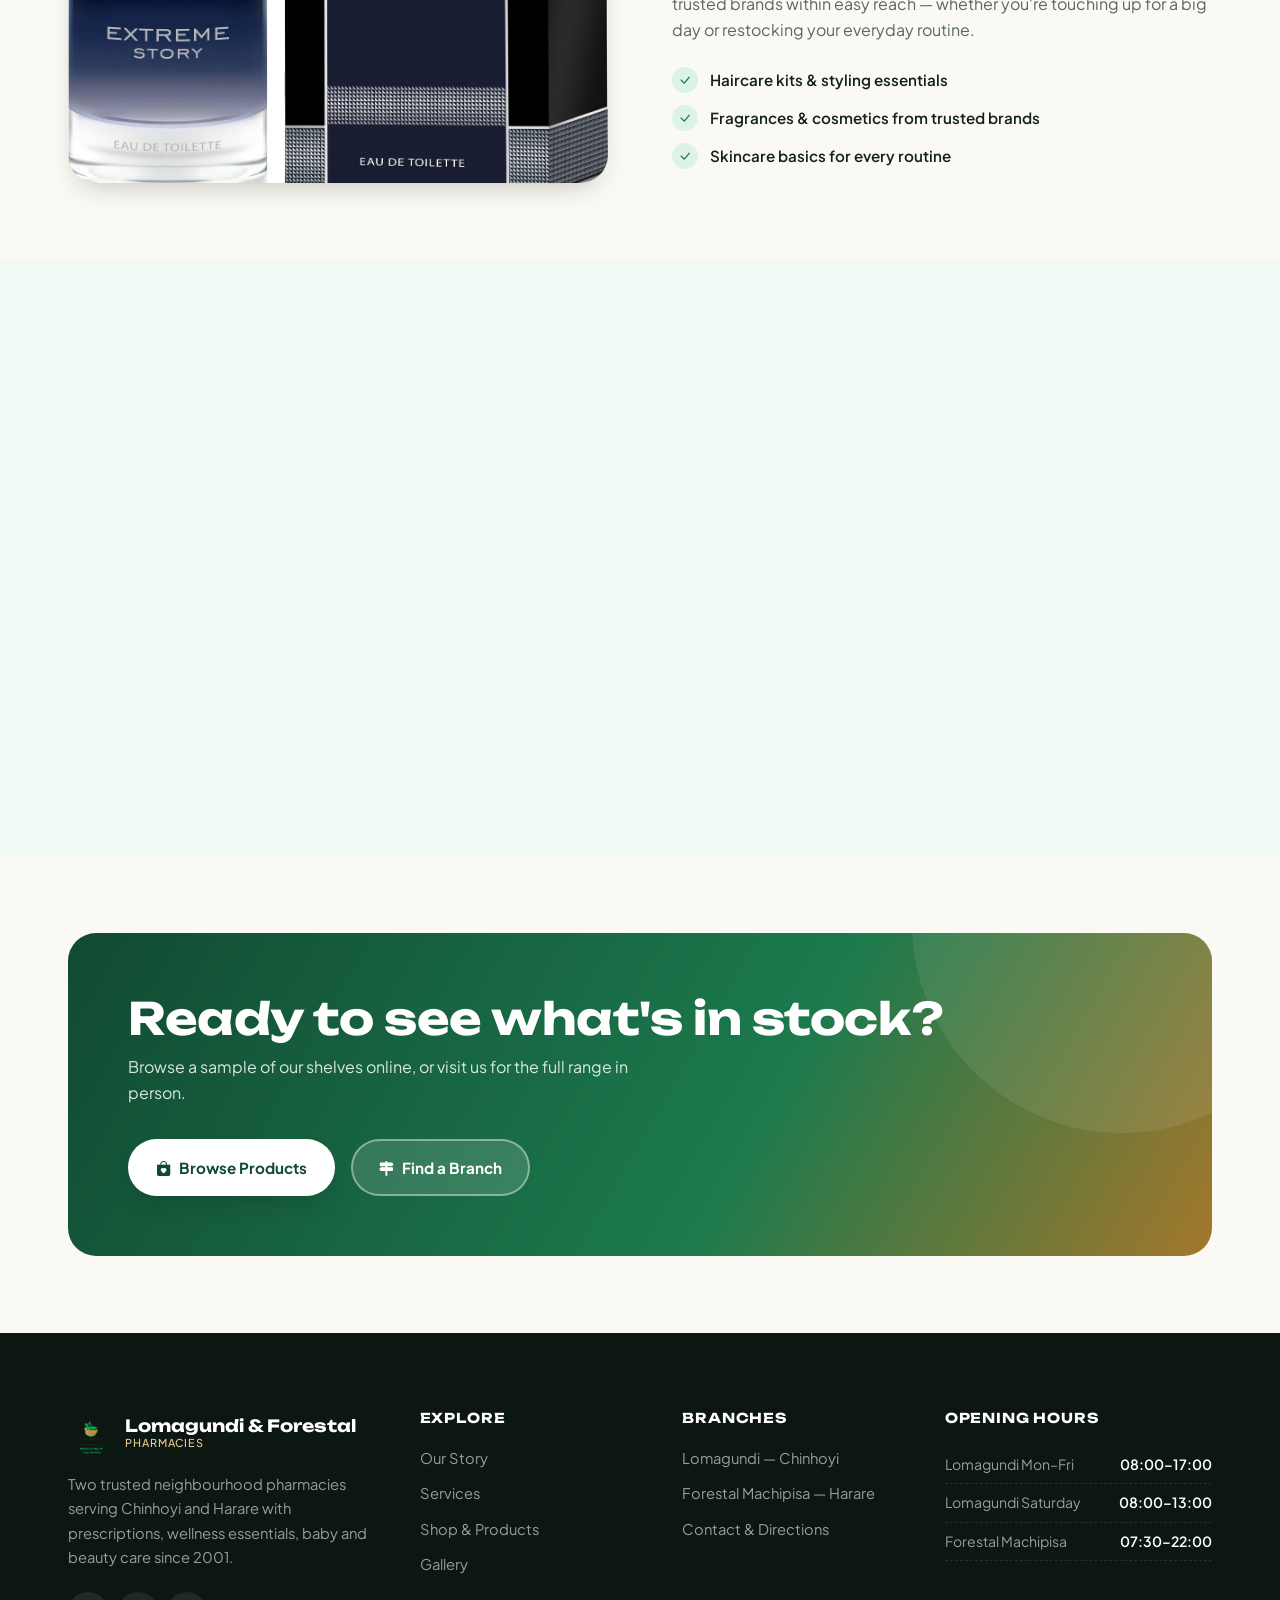
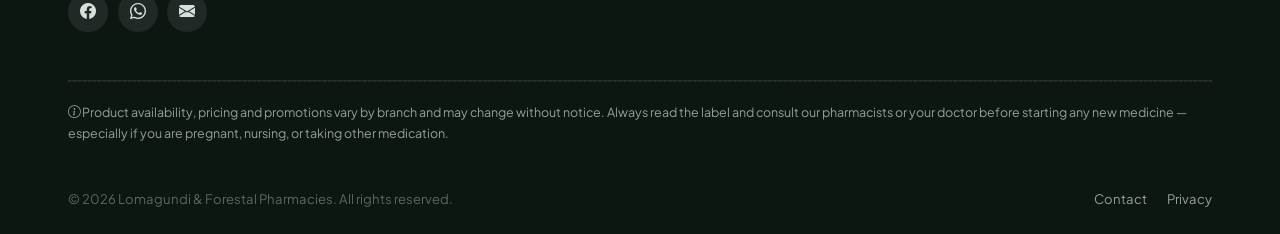
<file: services.html>
<!doctype html>
<html lang="en">
<head>
  <meta charset="UTF-8" />
  <meta name="viewport" content="width=device-width, initial-scale=1" />
  <meta name="color-scheme" content="light dark" />
  <title>Our Services | Lomagundi &amp; Forestal Pharmacies</title>
  <meta name="description" content="Prescriptions & OTC medicines, women's health, baby & maternity, optical care, beauty & personal care, and stationery — explore every department at Lomagundi & Forestal Pharmacies." />
  <meta name="theme-color" content="#114a32" />
  <meta property="og:type" content="website" />
  <meta property="og:title" content="Our Services | Lomagundi & Forestal Pharmacies" />
  <meta property="og:description" content="Six departments, one convenient stop, across two branches in Zimbabwe." />
  <meta property="og:image" content="assets/images/lomagundi/prescription.jpg" />

  <link rel="icon" type="image/png" href="assets/images/lomagundi/lomagundi-logo.png" />
  <link rel="apple-touch-icon" href="assets/images/lomagundi/lomagundi-logo.png" />
  <link rel="preconnect" href="https://fonts.googleapis.com" />
  <link rel="preconnect" href="https://fonts.gstatic.com" crossorigin />
  <link rel="stylesheet" href="assets/css/bootstrap-icons.css?v=2" />
  <link rel="stylesheet" href="assets/css/styles.css?v=2" />
</head>
<body>
  <a class="skip-link" href="#main">Skip to content</a>
  <div class="preloader" aria-hidden="true"><img src="assets/images/lomagundi/lomagundi-logo.png" alt="" /></div>

  <div class="announcement">
    <div class="container">
      <span><i class="bi bi-geo-alt-fill"></i> Two branches serving Zimbabwe — <strong>Chinhoyi</strong> &amp; <strong>Harare</strong></span>
      <div class="announcement-links">
        <a href="tel:+263772263595"><i class="bi bi-telephone-fill"></i> +263 77 226 3595</a>
        <a href="https://wa.me/263772263595" target="_blank" rel="noopener"><i class="bi bi-whatsapp"></i> WhatsApp Us</a>
      </div>
    </div>
  </div>

  <header class="site-header">
    <div class="container navbar">
      <a href="index.html" class="brand">
        <img src="assets/images/lomagundi/lomagundi-logo.png" alt="Lomagundi & Forestal Pharmacies logo" />
        <span>Lomagundi &amp; Forestal<small>Pharmacies</small></span>
      </a>
      <nav class="nav-links" data-nav-links aria-label="Primary">
        <a href="index.html">Home</a>
        <a href="about.html">About</a>
        <a href="branches.html">Branches</a>
        <a href="services.html">Services</a>
        <a href="shop.html">Shop</a>
        <a href="gallery.html">Gallery</a>
        <a href="contact.html">Contact</a>
      </nav>
      <div class="nav-actions">
        <button class="theme-toggle" data-theme-toggle type="button" aria-label="Toggle dark mode">
          <i class="bi bi-sun-fill"></i><i class="bi bi-moon-stars-fill"></i>
        </button>
        <button class="nav-toggle" data-nav-toggle type="button" aria-label="Toggle menu" aria-expanded="false">
          <i class="bi bi-list"></i><i class="bi bi-x-lg"></i>
        </button>
      </div>
    </div>
  </header>
  <div class="nav-scrim" data-nav-scrim></div>

  <main id="main">
    <section class="page-header">
      <div class="container">
        <div class="breadcrumb"><a href="index.html">Home</a> <i class="bi bi-chevron-right"></i> <span>Services</span></div>
        <h1>Six Departments, One Convenient Stop</h1>
        <p>Every branch is organised around the essentials families need most — with knowledgeable staff on hand in every department.</p>
      </div>
    </section>

    <!-- 1. PRESCRIPTIONS -->
    <section class="section" id="prescriptions">
      <div class="container split">
        <div class="split-media reveal">
          <div class="media-main"><img src="assets/images/lomagundi/prescription-2.jpg" alt="Pharmacist reviewing a prescription" /></div>
        </div>
        <div class="reveal reveal-delay-1">
          <div class="tag-row mt-0"><span class="service-tag">Both Branches</span></div>
          <span class="eyebrow mt-1"><i class="bi bi-capsule"></i> Department 01</span>
          <h2>Prescriptions &amp; OTC Medicines</h2>
          <p class="mt-1">Our dispensary is the heart of both branches — accurate, unhurried prescription filling backed by pharmacists who take the time to explain dosage, interactions and what to expect. Alongside that, our over-the-counter shelves cover the everyday essentials: pain relief, cold &amp; flu remedies, vitamins and supplements.</p>
          <ul class="check-list">
            <li><i class="bi bi-check-lg"></i> Prescription dispensing with pharmacist guidance</li>
            <li><i class="bi bi-check-lg"></i> Cold, flu &amp; pain-relief essentials always in stock</li>
            <li><i class="bi bi-check-lg"></i> Vitamins, supplements &amp; general wellness advice</li>
          </ul>
        </div>
      </div>
    </section>

    <!-- 2. WOMEN'S HEALTH -->
    <section class="section bg-alt" id="womens-health">
      <div class="container split reverse">
        <div class="split-media reveal">
          <div class="media-main"><img src="assets/images/lomagundi/women-department-2.jpg" alt="Women's health and upkeep department" /></div>
        </div>
        <div class="reveal reveal-delay-1">
          <div class="tag-row mt-0"><span class="service-tag">Both Branches</span></div>
          <span class="eyebrow mt-1"><i class="bi bi-flower1"></i> Department 02</span>
          <h2>Women's Health &amp; Upkeep</h2>
          <p class="mt-1">A dedicated aisle for women's everyday wellness — from personal hygiene essentials to healthcare basics like reliable, easy-to-read pregnancy tests. Our staff are discreet, approachable and happy to help you find exactly what you need.</p>
          <ul class="check-list">
            <li><i class="bi bi-check-lg"></i> Feminine hygiene &amp; personal care essentials</li>
            <li><i class="bi bi-check-lg"></i> Pregnancy tests &amp; maternal wellness basics</li>
            <li><i class="bi bi-check-lg"></i> Friendly, discreet in-store advice</li>
          </ul>
        </div>
      </div>
    </section>

    <!-- 3. BABY & MATERNITY -->
    <section class="section" id="baby-maternity">
      <div class="container split">
        <div class="split-media reveal">
          <div class="media-main"><img src="assets/images/lomagundi/baby-department-2.jpg" alt="Baby and maternity department" /></div>
        </div>
        <div class="reveal reveal-delay-1">
          <div class="tag-row mt-0"><span class="service-tag">Both Branches</span></div>
          <span class="eyebrow mt-1"><i class="bi bi-basket2-fill"></i> Department 03</span>
          <h2>Baby &amp; Maternity Care</h2>
          <p class="mt-1">New parents can find everything in one trip — nappies and wipes from trusted brands, feeding essentials and gentle skin-care basics for delicate skin. We know how precious those early months are, and we're here to make the shopping part easy.</p>
          <ul class="check-list">
            <li><i class="bi bi-check-lg"></i> Nappies &amp; baby wipes from trusted brands</li>
            <li><i class="bi bi-check-lg"></i> Gentle skin &amp; feeding essentials</li>
            <li><i class="bi bi-check-lg"></i> Friendly advice for new and expecting parents</li>
          </ul>
        </div>
      </div>
    </section>

    <!-- 4. OPTICAL -->
    <section class="section bg-alt" id="optical">
      <div class="container split reverse">
        <div class="split-media reveal">
          <div class="media-main"><img src="assets/images/lomagundi/lomagundi-12.jpg" alt="Optical section at Lomagundi Pharmacy" /></div>
        </div>
        <div class="reveal reveal-delay-1">
          <div class="tag-row mt-0"><span class="service-tag gold">Lomagundi Branch Only</span></div>
          <span class="eyebrow mt-1"><i class="bi bi-eyeglasses"></i> Department 04</span>
          <h2>Optical Care</h2>
          <p class="mt-1">Our Chinhoyi branch is home to a dedicated Optical section, helping the community with eyewear and vision-care essentials without needing a separate trip across town.</p>
          <ul class="check-list">
            <li><i class="bi bi-check-lg"></i> Eyewear &amp; vision-care essentials</li>
            <li><i class="bi bi-check-lg"></i> Friendly, unhurried in-store guidance</li>
          </ul>
        </div>
      </div>
    </section>

    <!-- 5. BEAUTY -->
    <section class="section" id="beauty">
      <div class="container split">
        <div class="split-media reveal">
          <div class="media-main"><img src="assets/images/lomagundi/la-rive.jpg" alt="Beauty and personal care products" /></div>
        </div>
        <div class="reveal reveal-delay-1">
          <div class="tag-row mt-0"><span class="service-tag">Both Branches</span></div>
          <span class="eyebrow mt-1"><i class="bi bi-stars"></i> Department 05</span>
          <h2>Beauty &amp; Personal Care</h2>
          <p class="mt-1">From haircare kits to fragrances and make-up, our beauty aisle brings trusted brands within easy reach — whether you're touching up for a big day or restocking your everyday routine.</p>
          <ul class="check-list">
            <li><i class="bi bi-check-lg"></i> Haircare kits &amp; styling essentials</li>
            <li><i class="bi bi-check-lg"></i> Fragrances &amp; cosmetics from trusted brands</li>
            <li><i class="bi bi-check-lg"></i> Skincare basics for every routine</li>
          </ul>
        </div>
      </div>
    </section>

    <!-- 6. STATIONERY -->
    <section class="section bg-alt" id="stationery">
      <div class="container split reverse">
        <div class="split-media reveal">
          <div class="media-main"><img src="assets/images/lomagundi/stationery-department-2.jpg" alt="Stationery and everyday essentials department" /></div>
        </div>
        <div class="reveal reveal-delay-1">
          <div class="tag-row mt-0"><span class="service-tag gold">Lomagundi Branch Only</span></div>
          <span class="eyebrow mt-1"><i class="bi bi-pencil-fill"></i> Department 06</span>
          <h2>Stationery &amp; Everyday Essentials</h2>
          <p class="mt-1">Need a last-minute exercise book, a greeting card, or office supplies? Our Chinhoyi branch keeps a well-stocked stationery corner so you can tick another errand off your list while you're already here.</p>
          <ul class="check-list">
            <li><i class="bi bi-check-lg"></i> Pens, pencils &amp; exercise books</li>
            <li><i class="bi bi-check-lg"></i> Greeting cards &amp; gift essentials</li>
            <li><i class="bi bi-check-lg"></i> Everyday office supplies</li>
          </ul>
        </div>
      </div>
    </section>

    <section class="section">
      <div class="container">
        <div class="cta-banner reveal">
          <div>
            <h2>Ready to see what's in stock?</h2>
            <p>Browse a sample of our shelves online, or visit us for the full range in person.</p>
          </div>
          <div class="cta-actions">
            <a href="shop.html" class="btn btn-white"><i class="bi bi-bag-heart-fill"></i> Browse Products</a>
            <a href="branches.html" class="btn btn-ghost"><i class="bi bi-signpost-2-fill"></i> Find a Branch</a>
          </div>
        </div>
      </div>
    </section>
  </main>

  <footer class="site-footer">
    <div class="container">
      <div class="footer-top">
        <div class="footer-brand">
          <a href="index.html" class="brand">
            <img src="assets/images/lomagundi/lomagundi-logo.png" alt="" />
            <span>Lomagundi &amp; Forestal<small>Pharmacies</small></span>
          </a>
          <p>Two trusted neighbourhood pharmacies serving Chinhoyi and Harare with prescriptions, wellness essentials, baby and beauty care since 2001.</p>
          <div class="footer-social">
            <a href="https://www.facebook.com/profile.php?id=100065365936872" target="_blank" rel="noopener" aria-label="Facebook"><i class="bi bi-facebook"></i></a>
            <a href="https://wa.me/263772263595" target="_blank" rel="noopener" aria-label="WhatsApp"><i class="bi bi-whatsapp"></i></a>
            <a href="mailto:help@lomagundi-pharmacy.com" aria-label="Email"><i class="bi bi-envelope-fill"></i></a>
          </div>
        </div>
        <div>
          <h5>Explore</h5>
          <div class="footer-links">
            <a href="about.html">Our Story</a>
            <a href="services.html">Services</a>
            <a href="shop.html">Shop &amp; Products</a>
            <a href="gallery.html">Gallery</a>
          </div>
        </div>
        <div>
          <h5>Branches</h5>
          <div class="footer-links">
            <a href="branches.html#lomagundi">Lomagundi — Chinhoyi</a>
            <a href="branches.html#forestal">Forestal Machipisa — Harare</a>
            <a href="contact.html">Contact &amp; Directions</a>
          </div>
        </div>
        <div class="footer-hours">
          <h5>Opening Hours</h5>
          <div><span>Lomagundi Mon–Fri</span><span>08:00–17:00</span></div>
          <div><span>Lomagundi Saturday</span><span>08:00–13:00</span></div>
          <div><span>Forestal Machipisa</span><span>07:30–22:00</span></div>
        </div>
      </div>
      <div class="footer-disclaimer">
        <i class="bi bi-info-circle"></i> Product availability, pricing and promotions vary by branch and may change without notice. Always read the label and consult our pharmacists or your doctor before starting any new medicine — especially if you are pregnant, nursing, or taking other medication.
      </div>
      <div class="footer-bottom">
        <p>&copy; <span data-year>2026</span> Lomagundi &amp; Forestal Pharmacies. All rights reserved.</p>
        <div class="footer-legal"><a href="contact.html">Contact</a><a href="privacy.html">Privacy</a></div>
      </div>
    </div>
  </footer>

  <div class="fab-stack">
    <button class="back-to-top icon-btn" aria-label="Back to top"><i class="bi bi-arrow-up"></i></button>
    <button class="fab-chat" id="pharmacy-chat-toggle" data-chat-toggle type="button" aria-controls="pharmacy-chat" aria-expanded="false" aria-label="Open the pharmacy assistant">
      <i class="bi bi-chat-dots-fill"></i><i class="bi bi-x-lg"></i><span class="fab-chat-badge">AI</span>
    </button>
    <a class="fab-whatsapp" href="https://wa.me/263772263595" target="_blank" rel="noopener" aria-label="Chat on WhatsApp"><i class="bi bi-whatsapp"></i></a>
  </div>

  <aside class="chat-dock" id="pharmacy-chat" data-chat-dock aria-label="Pharmacy assistant" aria-hidden="true">
    <div class="chat-dock-head">
      <div class="chat-dock-id">
        <span class="chat-dock-avatar"><i class="bi bi-capsule"></i></span>
        <span>
          <strong>Pharmacy Assistant</strong>
          <small><span class="chat-dock-status"></span> Hours, branches &amp; products</small>
        </span>
      </div>
      <button class="chat-dock-close" data-chat-close type="button" aria-label="Close chat"><i class="bi bi-dash-lg"></i></button>
    </div>
    <div class="chat-dock-body">
      <div class="chat-dock-state is-shown" data-chat-fallback>
        <i class="bi bi-chat-dots"></i>
        <strong>Assistant unavailable</strong>
        <p>The pharmacy assistant needs JavaScript enabled in your browser.</p>
        <p>Call <a href="tel:+263772263595">+263 77 226 3595</a> or message us on <a href="https://wa.me/263772263595" target="_blank" rel="noopener">WhatsApp</a> instead.</p>
      </div>
    </div>
    <p class="chat-dock-note"><i class="bi bi-info-circle"></i> Automated assistant — not medical advice. For symptoms, dosages or prescriptions, please speak to a pharmacist.</p>
  </aside>

  <script src="assets/js/main.js?v=2"></script>
</body>
</html>
</file>
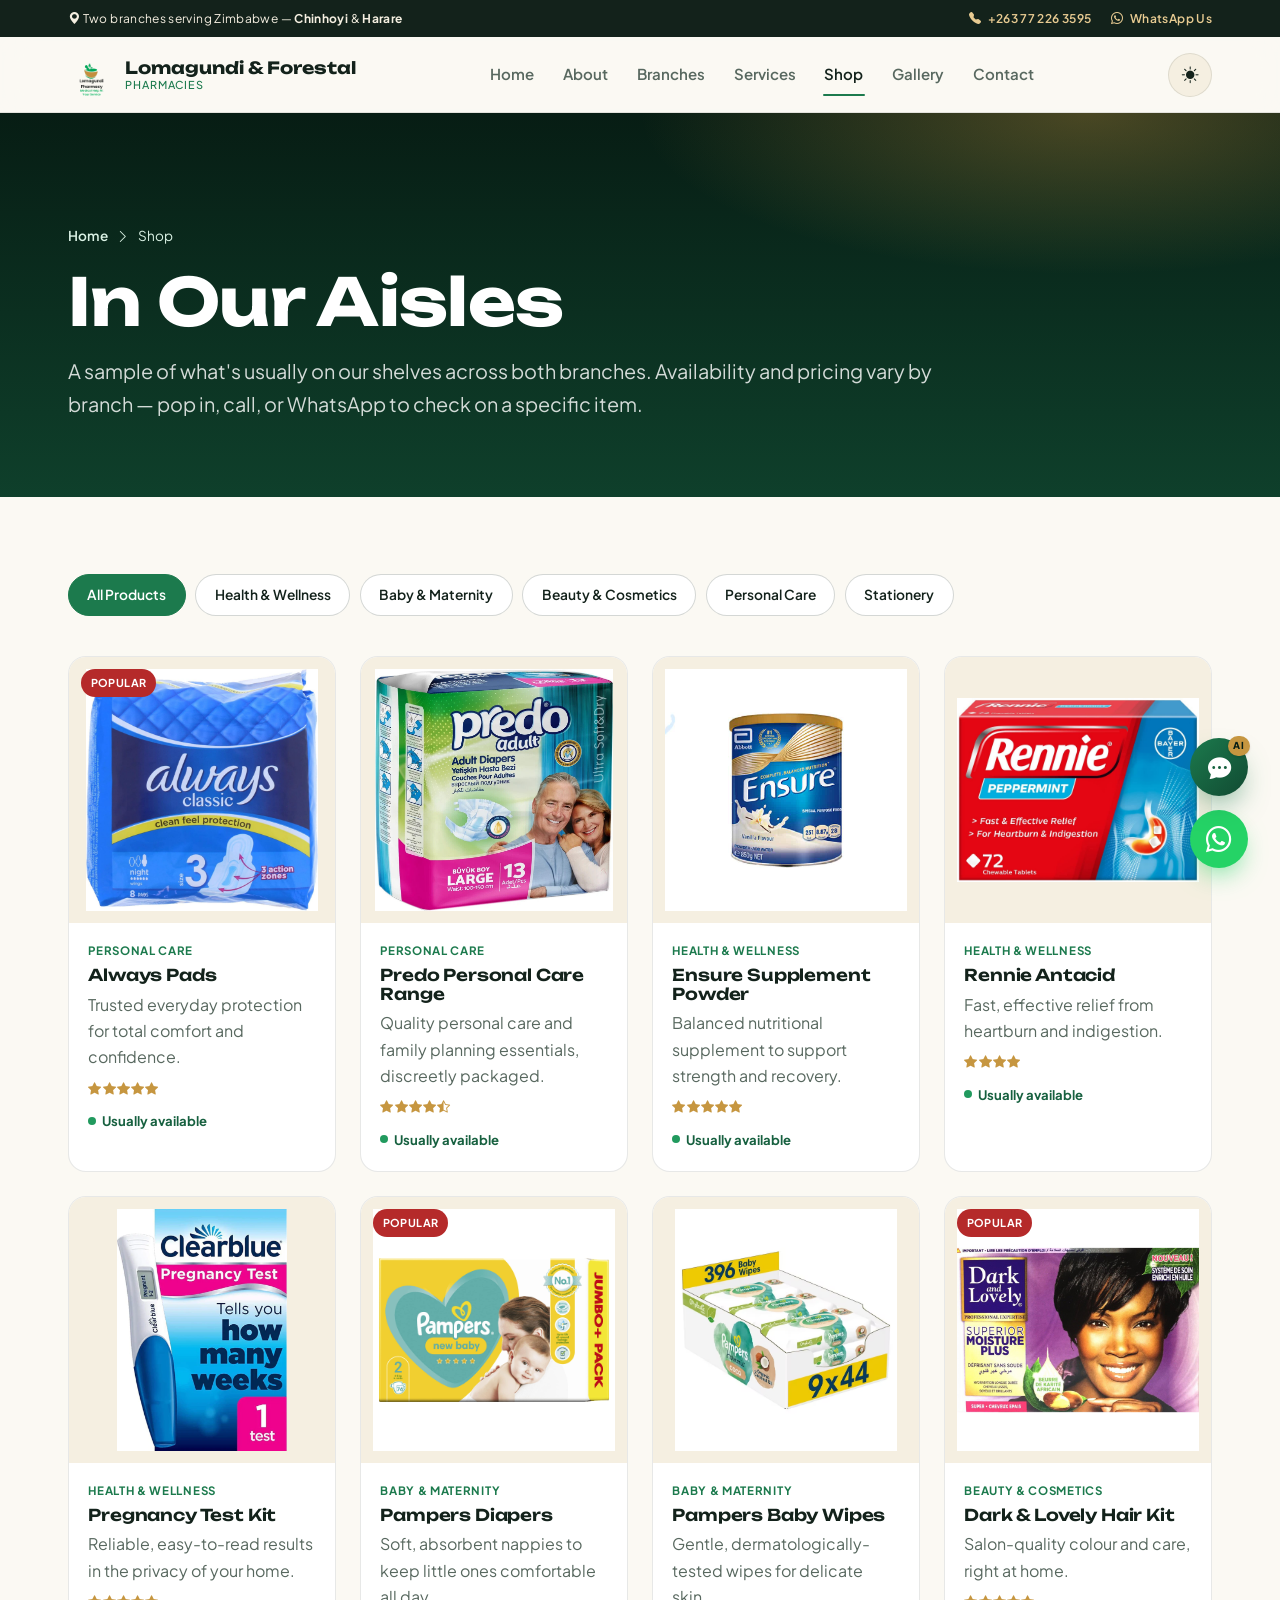
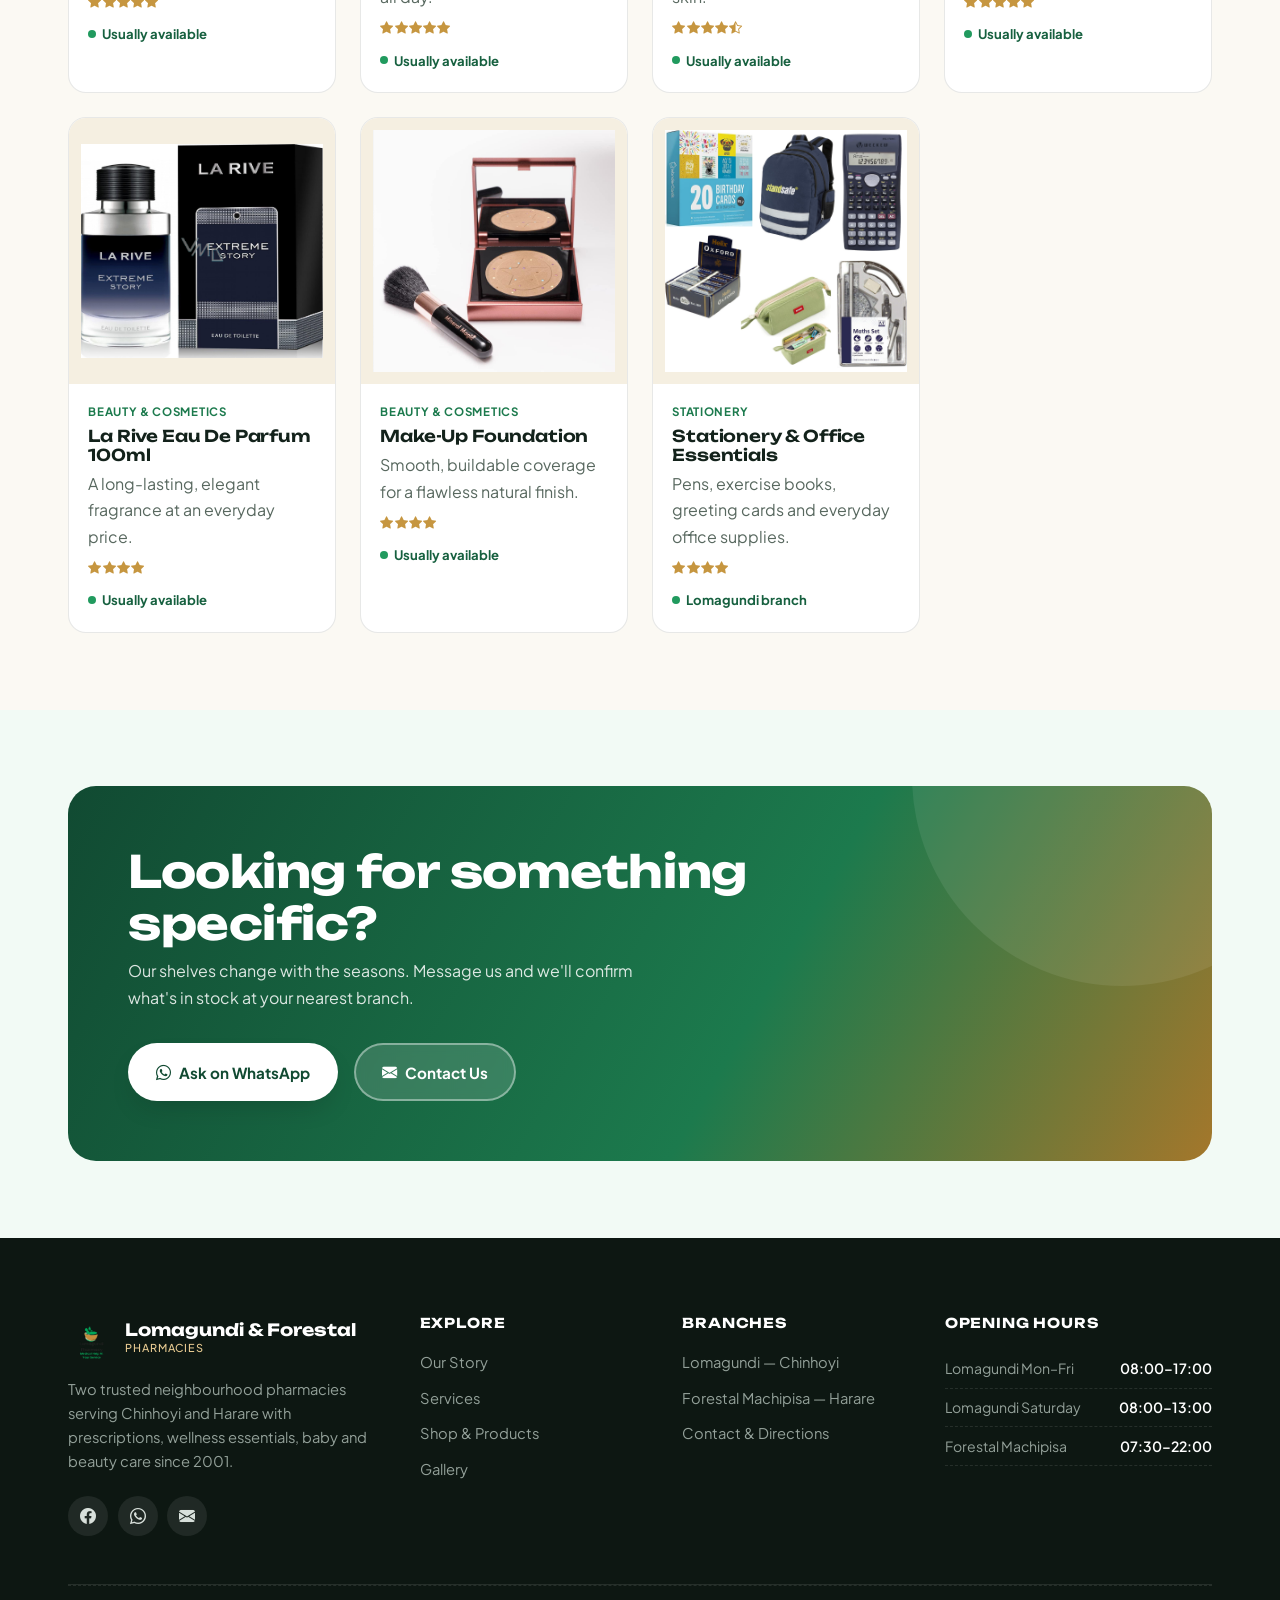
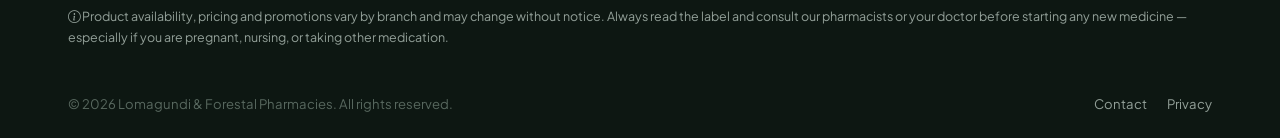
<file: shop.html>
<!doctype html>
<html lang="en">
<head>
  <meta charset="UTF-8" />
  <meta name="viewport" content="width=device-width, initial-scale=1" />
  <meta name="color-scheme" content="light dark" />
  <title>Shop &amp; Products | Lomagundi &amp; Forestal Pharmacies</title>
  <meta name="description" content="Browse featured products from Lomagundi & Forestal Pharmacies — health & wellness, baby & maternity, beauty & cosmetics, personal care, and stationery." />
  <meta name="theme-color" content="#114a32" />
  <meta property="og:type" content="website" />
  <meta property="og:title" content="Shop & Products | Lomagundi & Forestal Pharmacies" />
  <meta property="og:description" content="A sample of what's usually on our shelves across both branches." />
  <meta property="og:image" content="assets/images/lomagundi/always-pads.jpg" />

  <link rel="icon" type="image/png" href="assets/images/lomagundi/lomagundi-logo.png" />
  <link rel="apple-touch-icon" href="assets/images/lomagundi/lomagundi-logo.png" />
  <link rel="preconnect" href="https://fonts.googleapis.com" />
  <link rel="preconnect" href="https://fonts.gstatic.com" crossorigin />
  <link rel="stylesheet" href="assets/css/bootstrap-icons.css?v=2" />
  <link rel="stylesheet" href="assets/css/styles.css?v=2" />
</head>
<body>
  <a class="skip-link" href="#main">Skip to content</a>
  <div class="preloader" aria-hidden="true"><img src="assets/images/lomagundi/lomagundi-logo.png" alt="" /></div>

  <div class="announcement">
    <div class="container">
      <span><i class="bi bi-geo-alt-fill"></i> Two branches serving Zimbabwe — <strong>Chinhoyi</strong> &amp; <strong>Harare</strong></span>
      <div class="announcement-links">
        <a href="tel:+263772263595"><i class="bi bi-telephone-fill"></i> +263 77 226 3595</a>
        <a href="https://wa.me/263772263595" target="_blank" rel="noopener"><i class="bi bi-whatsapp"></i> WhatsApp Us</a>
      </div>
    </div>
  </div>

  <header class="site-header">
    <div class="container navbar">
      <a href="index.html" class="brand">
        <img src="assets/images/lomagundi/lomagundi-logo.png" alt="Lomagundi & Forestal Pharmacies logo" />
        <span>Lomagundi &amp; Forestal<small>Pharmacies</small></span>
      </a>
      <nav class="nav-links" data-nav-links aria-label="Primary">
        <a href="index.html">Home</a>
        <a href="about.html">About</a>
        <a href="branches.html">Branches</a>
        <a href="services.html">Services</a>
        <a href="shop.html">Shop</a>
        <a href="gallery.html">Gallery</a>
        <a href="contact.html">Contact</a>
      </nav>
      <div class="nav-actions">
        <button class="theme-toggle" data-theme-toggle type="button" aria-label="Toggle dark mode">
          <i class="bi bi-sun-fill"></i><i class="bi bi-moon-stars-fill"></i>
        </button>
        <button class="nav-toggle" data-nav-toggle type="button" aria-label="Toggle menu" aria-expanded="false">
          <i class="bi bi-list"></i><i class="bi bi-x-lg"></i>
        </button>
      </div>
    </div>
  </header>
  <div class="nav-scrim" data-nav-scrim></div>

  <main id="main">
    <section class="page-header">
      <div class="container">
        <div class="breadcrumb"><a href="index.html">Home</a> <i class="bi bi-chevron-right"></i> <span>Shop</span></div>
        <h1>In Our Aisles</h1>
        <p>A sample of what's usually on our shelves across both branches. Availability and pricing vary by branch — pop in, call, or WhatsApp to check on a specific item.</p>
      </div>
    </section>

    <section class="section">
      <div class="container">
        <div class="filter-bar" data-filter-group=".product-card" data-empty-target=".no-results" role="tablist" aria-label="Filter products by category">
          <button class="filter-btn active" data-filter="all" role="tab" aria-selected="true">All Products</button>
          <button class="filter-btn" data-filter="health" role="tab" aria-selected="false">Health &amp; Wellness</button>
          <button class="filter-btn" data-filter="baby" role="tab" aria-selected="false">Baby &amp; Maternity</button>
          <button class="filter-btn" data-filter="beauty" role="tab" aria-selected="false">Beauty &amp; Cosmetics</button>
          <button class="filter-btn" data-filter="personal-care" role="tab" aria-selected="false">Personal Care</button>
          <button class="filter-btn" data-filter="stationery" role="tab" aria-selected="false">Stationery</button>
        </div>

        <div class="product-grid">
          <article class="product-card" data-category="personal-care">
            <div class="product-media">
              <span class="product-badge">Popular</span>
              <img src="assets/images/lomagundi/always-pads.jpg" alt="Always Pads" />
            </div>
            <div class="product-body">
              <span class="product-cat">Personal Care</span>
              <h4>Always Pads</h4>
              <p>Trusted everyday protection for total comfort and confidence.</p>
              <div class="product-stars"><i class="bi bi-star-fill"></i><i class="bi bi-star-fill"></i><i class="bi bi-star-fill"></i><i class="bi bi-star-fill"></i><i class="bi bi-star-fill"></i></div>
              <div class="product-foot"><span class="stock-pill">Usually available</span></div>
            </div>
          </article>

          <article class="product-card" data-category="personal-care">
            <div class="product-media">
              <img src="assets/images/lomagundi/predo.jpg" alt="Predo personal care range" />
            </div>
            <div class="product-body">
              <span class="product-cat">Personal Care</span>
              <h4>Predo Personal Care Range</h4>
              <p>Quality personal care and family planning essentials, discreetly packaged.</p>
              <div class="product-stars"><i class="bi bi-star-fill"></i><i class="bi bi-star-fill"></i><i class="bi bi-star-fill"></i><i class="bi bi-star-fill"></i><i class="bi bi-star-half"></i></div>
              <div class="product-foot"><span class="stock-pill">Usually available</span></div>
            </div>
          </article>

          <article class="product-card" data-category="health">
            <div class="product-media">
              <img src="assets/images/lomagundi/ensure.jpg" alt="Ensure Supplement Powder" />
            </div>
            <div class="product-body">
              <span class="product-cat">Health &amp; Wellness</span>
              <h4>Ensure Supplement Powder</h4>
              <p>Balanced nutritional supplement to support strength and recovery.</p>
              <div class="product-stars"><i class="bi bi-star-fill"></i><i class="bi bi-star-fill"></i><i class="bi bi-star-fill"></i><i class="bi bi-star-fill"></i><i class="bi bi-star-fill"></i></div>
              <div class="product-foot"><span class="stock-pill">Usually available</span></div>
            </div>
          </article>

          <article class="product-card" data-category="health">
            <div class="product-media">
              <img src="assets/images/lomagundi/rennie.jpg" alt="Rennie Antacid" />
            </div>
            <div class="product-body">
              <span class="product-cat">Health &amp; Wellness</span>
              <h4>Rennie Antacid</h4>
              <p>Fast, effective relief from heartburn and indigestion.</p>
              <div class="product-stars"><i class="bi bi-star-fill"></i><i class="bi bi-star-fill"></i><i class="bi bi-star-fill"></i><i class="bi bi-star-fill"></i></div>
              <div class="product-foot"><span class="stock-pill">Usually available</span></div>
            </div>
          </article>

          <article class="product-card" data-category="health">
            <div class="product-media">
              <img src="assets/images/lomagundi/pregnancy-test.png" alt="Pregnancy Test Kit" />
            </div>
            <div class="product-body">
              <span class="product-cat">Health &amp; Wellness</span>
              <h4>Pregnancy Test Kit</h4>
              <p>Reliable, easy-to-read results in the privacy of your home.</p>
              <div class="product-stars"><i class="bi bi-star-fill"></i><i class="bi bi-star-fill"></i><i class="bi bi-star-fill"></i><i class="bi bi-star-fill"></i><i class="bi bi-star-fill"></i></div>
              <div class="product-foot"><span class="stock-pill">Usually available</span></div>
            </div>
          </article>

          <article class="product-card" data-category="baby">
            <div class="product-media">
              <span class="product-badge">Popular</span>
              <img src="assets/images/lomagundi/pampers.jpg" alt="Pampers Diapers" />
            </div>
            <div class="product-body">
              <span class="product-cat">Baby &amp; Maternity</span>
              <h4>Pampers Diapers</h4>
              <p>Soft, absorbent nappies to keep little ones comfortable all day.</p>
              <div class="product-stars"><i class="bi bi-star-fill"></i><i class="bi bi-star-fill"></i><i class="bi bi-star-fill"></i><i class="bi bi-star-fill"></i><i class="bi bi-star-fill"></i></div>
              <div class="product-foot"><span class="stock-pill">Usually available</span></div>
            </div>
          </article>

          <article class="product-card" data-category="baby">
            <div class="product-media">
              <img src="assets/images/lomagundi/pampers-wipes.png" alt="Pampers Baby Wipes" />
            </div>
            <div class="product-body">
              <span class="product-cat">Baby &amp; Maternity</span>
              <h4>Pampers Baby Wipes</h4>
              <p>Gentle, dermatologically-tested wipes for delicate skin.</p>
              <div class="product-stars"><i class="bi bi-star-fill"></i><i class="bi bi-star-fill"></i><i class="bi bi-star-fill"></i><i class="bi bi-star-fill"></i><i class="bi bi-star-half"></i></div>
              <div class="product-foot"><span class="stock-pill">Usually available</span></div>
            </div>
          </article>

          <article class="product-card" data-category="beauty">
            <div class="product-media">
              <span class="product-badge">Popular</span>
              <img src="assets/images/lomagundi/dark-and-lovely.jpg" alt="Dark and Lovely Hair Kit" />
            </div>
            <div class="product-body">
              <span class="product-cat">Beauty &amp; Cosmetics</span>
              <h4>Dark &amp; Lovely Hair Kit</h4>
              <p>Salon-quality colour and care, right at home.</p>
              <div class="product-stars"><i class="bi bi-star-fill"></i><i class="bi bi-star-fill"></i><i class="bi bi-star-fill"></i><i class="bi bi-star-fill"></i><i class="bi bi-star-fill"></i></div>
              <div class="product-foot"><span class="stock-pill">Usually available</span></div>
            </div>
          </article>

          <article class="product-card" data-category="beauty">
            <div class="product-media">
              <img src="assets/images/lomagundi/la-rive.jpg" alt="La Rive Eau De Parfum 100ml" />
            </div>
            <div class="product-body">
              <span class="product-cat">Beauty &amp; Cosmetics</span>
              <h4>La Rive Eau De Parfum 100ml</h4>
              <p>A long-lasting, elegant fragrance at an everyday price.</p>
              <div class="product-stars"><i class="bi bi-star-fill"></i><i class="bi bi-star-fill"></i><i class="bi bi-star-fill"></i><i class="bi bi-star-fill"></i></div>
              <div class="product-foot"><span class="stock-pill">Usually available</span></div>
            </div>
          </article>

          <article class="product-card" data-category="beauty">
            <div class="product-media">
              <img src="assets/images/lomagundi/foundation.jpg" alt="Make-Up Foundation" />
            </div>
            <div class="product-body">
              <span class="product-cat">Beauty &amp; Cosmetics</span>
              <h4>Make-Up Foundation</h4>
              <p>Smooth, buildable coverage for a flawless natural finish.</p>
              <div class="product-stars"><i class="bi bi-star-fill"></i><i class="bi bi-star-fill"></i><i class="bi bi-star-fill"></i><i class="bi bi-star-fill"></i></div>
              <div class="product-foot"><span class="stock-pill">Usually available</span></div>
            </div>
          </article>

          <article class="product-card" data-category="stationery">
            <div class="product-media">
              <img src="assets/images/lomagundi/stationery-department.png" alt="Stationery and office essentials" />
            </div>
            <div class="product-body">
              <span class="product-cat">Stationery</span>
              <h4>Stationery &amp; Office Essentials</h4>
              <p>Pens, exercise books, greeting cards and everyday office supplies.</p>
              <div class="product-stars"><i class="bi bi-star-fill"></i><i class="bi bi-star-fill"></i><i class="bi bi-star-fill"></i><i class="bi bi-star-fill"></i></div>
              <div class="product-foot"><span class="stock-pill">Lomagundi branch</span></div>
            </div>
          </article>
        </div>

        <div class="no-results">
          <i class="bi bi-emoji-frown"></i>
          <p class="mt-1">Nothing in this category yet — try another filter, or ask us directly.</p>
        </div>
      </div>
    </section>

    <section class="section bg-alt">
      <div class="container">
        <div class="cta-banner reveal">
          <div>
            <h2>Looking for something specific?</h2>
            <p>Our shelves change with the seasons. Message us and we'll confirm what's in stock at your nearest branch.</p>
          </div>
          <div class="cta-actions">
            <a href="https://wa.me/263772263595" target="_blank" rel="noopener" class="btn btn-white"><i class="bi bi-whatsapp"></i> Ask on WhatsApp</a>
            <a href="contact.html" class="btn btn-ghost"><i class="bi bi-envelope-fill"></i> Contact Us</a>
          </div>
        </div>
      </div>
    </section>
  </main>

  <footer class="site-footer">
    <div class="container">
      <div class="footer-top">
        <div class="footer-brand">
          <a href="index.html" class="brand">
            <img src="assets/images/lomagundi/lomagundi-logo.png" alt="" />
            <span>Lomagundi &amp; Forestal<small>Pharmacies</small></span>
          </a>
          <p>Two trusted neighbourhood pharmacies serving Chinhoyi and Harare with prescriptions, wellness essentials, baby and beauty care since 2001.</p>
          <div class="footer-social">
            <a href="https://www.facebook.com/profile.php?id=100065365936872" target="_blank" rel="noopener" aria-label="Facebook"><i class="bi bi-facebook"></i></a>
            <a href="https://wa.me/263772263595" target="_blank" rel="noopener" aria-label="WhatsApp"><i class="bi bi-whatsapp"></i></a>
            <a href="mailto:help@lomagundi-pharmacy.com" aria-label="Email"><i class="bi bi-envelope-fill"></i></a>
          </div>
        </div>
        <div>
          <h5>Explore</h5>
          <div class="footer-links">
            <a href="about.html">Our Story</a>
            <a href="services.html">Services</a>
            <a href="shop.html">Shop &amp; Products</a>
            <a href="gallery.html">Gallery</a>
          </div>
        </div>
        <div>
          <h5>Branches</h5>
          <div class="footer-links">
            <a href="branches.html#lomagundi">Lomagundi — Chinhoyi</a>
            <a href="branches.html#forestal">Forestal Machipisa — Harare</a>
            <a href="contact.html">Contact &amp; Directions</a>
          </div>
        </div>
        <div class="footer-hours">
          <h5>Opening Hours</h5>
          <div><span>Lomagundi Mon–Fri</span><span>08:00–17:00</span></div>
          <div><span>Lomagundi Saturday</span><span>08:00–13:00</span></div>
          <div><span>Forestal Machipisa</span><span>07:30–22:00</span></div>
        </div>
      </div>
      <div class="footer-disclaimer">
        <i class="bi bi-info-circle"></i> Product availability, pricing and promotions vary by branch and may change without notice. Always read the label and consult our pharmacists or your doctor before starting any new medicine — especially if you are pregnant, nursing, or taking other medication.
      </div>
      <div class="footer-bottom">
        <p>&copy; <span data-year>2026</span> Lomagundi &amp; Forestal Pharmacies. All rights reserved.</p>
        <div class="footer-legal"><a href="contact.html">Contact</a><a href="privacy.html">Privacy</a></div>
      </div>
    </div>
  </footer>

  <div class="fab-stack">
    <button class="back-to-top icon-btn" aria-label="Back to top"><i class="bi bi-arrow-up"></i></button>
    <button class="fab-chat" id="pharmacy-chat-toggle" data-chat-toggle type="button" aria-controls="pharmacy-chat" aria-expanded="false" aria-label="Open the pharmacy assistant">
      <i class="bi bi-chat-dots-fill"></i><i class="bi bi-x-lg"></i><span class="fab-chat-badge">AI</span>
    </button>
    <a class="fab-whatsapp" href="https://wa.me/263772263595" target="_blank" rel="noopener" aria-label="Chat on WhatsApp"><i class="bi bi-whatsapp"></i></a>
  </div>

  <aside class="chat-dock" id="pharmacy-chat" data-chat-dock aria-label="Pharmacy assistant" aria-hidden="true">
    <div class="chat-dock-head">
      <div class="chat-dock-id">
        <span class="chat-dock-avatar"><i class="bi bi-capsule"></i></span>
        <span>
          <strong>Pharmacy Assistant</strong>
          <small><span class="chat-dock-status"></span> Hours, branches &amp; products</small>
        </span>
      </div>
      <button class="chat-dock-close" data-chat-close type="button" aria-label="Close chat"><i class="bi bi-dash-lg"></i></button>
    </div>
    <div class="chat-dock-body">
      <div class="chat-dock-state is-shown" data-chat-fallback>
        <i class="bi bi-chat-dots"></i>
        <strong>Assistant unavailable</strong>
        <p>The pharmacy assistant needs JavaScript enabled in your browser.</p>
        <p>Call <a href="tel:+263772263595">+263 77 226 3595</a> or message us on <a href="https://wa.me/263772263595" target="_blank" rel="noopener">WhatsApp</a> instead.</p>
      </div>
    </div>
    <p class="chat-dock-note"><i class="bi bi-info-circle"></i> Automated assistant — not medical advice. For symptoms, dosages or prescriptions, please speak to a pharmacist.</p>
  </aside>

  <script src="assets/js/main.js?v=2"></script>
</body>
</html>
</file>
<file: assets/css/styles.css>
/* ==========================================================================
   LOMAGUNDI & FORESTAL PHARMACIES — DESIGN SYSTEM
   One brand, two branches (Chinhoyi + Harare).
   Built from scratch: no framework dependency, pure modern CSS.
   ========================================================================== */

/* --------------------------------------------------------------------------
   1. FONT IMPORTS (self-hosted icon font is linked separately in <head>)
   -------------------------------------------------------------------------- */
@import url("https://fonts.googleapis.com/css2?family=Unbounded:wght@400;500;600;700;800&family=Plus+Jakarta+Sans:ital,wght@0,400;0,500;0,600;0,700;0,800;1,500&display=swap");

/* --------------------------------------------------------------------------
   2. DESIGN TOKENS
   -------------------------------------------------------------------------- */
:root {
  /* Brand palette — pulled from the real Lomagundi mortar & pestle mark */
  --green-950: #071d14;
  --green-900: #0d3626;
  --green-800: #114a32;
  --green-700: #16603f;
  --green-600: #1c7a4d;
  --green-500: #219a5e;
  --green-400: #3ab873;
  --green-300: #6ccf97;
  --green-100: #dcf3e6;
  --green-50: #f2faf5;

  --gold-700: #825f22;
  --gold-600: #a4772b;
  --gold-500: #c69640;
  --gold-400: #d9b264;
  --gold-300: #e8cb92;
  --gold-200: #f2e0bb;
  --gold-50: #fbf5e9;

  --cream-50: #fbf9f3;
  --cream-100: #f5efe1;

  --red-600: #b52a2a;
  --red-500: #cf3838;

  --ink-950: #0d1712;
  --ink-900: #13221b;
  --ink-700: #2c3d34;
  --ink-500: #58685f;
  --ink-300: #93a099;
  --ink-100: #d8e0db;

  --white: #ffffff;

  /* Semantic tokens (flip in dark theme below) */
  --bg: var(--cream-50);
  --bg-alt: var(--green-50);
  --surface: #ffffff;
  --surface-2: var(--cream-100);
  --text: var(--ink-900);
  --text-muted: var(--ink-500);
  --border: rgba(19, 34, 27, 0.1);
  --border-strong: rgba(19, 34, 27, 0.18);
  --header-bg: rgba(251, 249, 243, 0.82);
  --overlay: rgba(7, 29, 20, 0.55);

  --brand: var(--green-600);
  --brand-strong: var(--green-800);
  --accent: var(--gold-500);

  /* Typography */
  --font-display: "Unbounded", "Segoe UI", sans-serif;
  --font-body: "Plus Jakarta Sans", "Segoe UI", sans-serif;

  --fs-h1: clamp(2.4rem, 1.7rem + 3vw, 4.2rem);
  --fs-h2: clamp(1.9rem, 1.5rem + 1.6vw, 2.85rem);
  --fs-h3: clamp(1.35rem, 1.15rem + 0.8vw, 1.8rem);
  --fs-h4: clamp(1.1rem, 1rem + 0.4vw, 1.35rem);
  --fs-lead: clamp(1.05rem, 1rem + 0.3vw, 1.25rem);
  --fs-base: 1rem;
  --fs-sm: 0.875rem;
  --fs-xs: 0.75rem;

  /* Radii + shadow + spacing */
  --radius-sm: 10px;
  --radius-md: 18px;
  --radius-lg: 28px;
  --radius-pill: 999px;

  --shadow-1: 0 1px 2px rgba(13, 23, 18, 0.06), 0 1px 3px rgba(13, 23, 18, 0.08);
  --shadow-2: 0 12px 28px -12px rgba(13, 23, 18, 0.28);
  --shadow-3: 0 30px 60px -20px rgba(13, 23, 18, 0.38);
  --shadow-gold: 0 14px 30px -12px rgba(198, 150, 64, 0.55);

  --container: 1240px;
  --gutter: clamp(1.25rem, 4vw, 3rem);
  --section-pad: clamp(3.5rem, 6vw, 7rem);

  --ease: cubic-bezier(0.22, 1, 0.36, 1);
  --speed-1: 0.2s;
  --speed-2: 0.4s;
  --speed-3: 0.7s;

  color-scheme: light;
}

[data-theme="dark"] {
  color-scheme: dark;
  --bg: #0a1712;
  --bg-alt: #0d1f18;
  --surface: #11221b;
  --surface-2: #16281f;
  --text: #eef6f1;
  --text-muted: #a9bcb2;
  --border: rgba(255, 255, 255, 0.1);
  --border-strong: rgba(255, 255, 255, 0.18);
  --header-bg: rgba(10, 23, 18, 0.78);
  --overlay: rgba(3, 12, 8, 0.65);
  --brand: var(--green-400);
  --brand-strong: var(--green-300);
}

/* --------------------------------------------------------------------------
   3. RESET
   -------------------------------------------------------------------------- */
*,
*::before,
*::after {
  box-sizing: border-box;
}

* {
  margin: 0;
}

html {
  scroll-behavior: smooth;
  overflow-x: clip;
  -webkit-text-size-adjust: 100%;
  text-size-adjust: 100%;
}

@media (prefers-reduced-motion: reduce) {
  html {
    scroll-behavior: auto;
  }
  *,
  *::before,
  *::after {
    animation-duration: 0.001ms !important;
    animation-iteration-count: 1 !important;
    transition-duration: 0.001ms !important;
    scroll-behavior: auto !important;
  }
}

body {
  font-family: var(--font-body);
  background: var(--bg);
  color: var(--text);
  font-size: var(--fs-base);
  line-height: 1.65;
  -webkit-font-smoothing: antialiased;
  overflow-x: hidden;
  transition: background var(--speed-2) var(--ease), color var(--speed-2) var(--ease);
}

img,
picture,
svg,
video {
  display: block;
  max-width: 100%;
}

img {
  height: auto;
}

a {
  color: inherit;
  text-decoration: none;
}

ul,
ol {
  list-style: none;
  padding: 0;
}

button {
  font: inherit;
  color: inherit;
  background: none;
  border: none;
  cursor: pointer;
}

input,
textarea,
select {
  font: inherit;
  color: inherit;
}

h1,
h2,
h3,
h4,
h5 {
  font-family: var(--font-display);
  font-weight: 700;
  line-height: 1.15;
  letter-spacing: -0.01em;
  color: var(--text);
}

h1 {
  font-size: var(--fs-h1);
}
h2 {
  font-size: var(--fs-h2);
}
h3 {
  font-size: var(--fs-h3);
}
h4 {
  font-size: var(--fs-h4);
  font-weight: 600;
}

p {
  color: var(--text-muted);
}

::selection {
  background: var(--green-400);
  color: var(--green-950);
}

:focus-visible {
  outline: 2.5px solid var(--gold-500);
  outline-offset: 3px;
  border-radius: 4px;
}

/* Scrollbar polish (progressive enhancement, webkit only) */
::-webkit-scrollbar {
  width: 12px;
}
::-webkit-scrollbar-track {
  background: var(--bg-alt);
}
::-webkit-scrollbar-thumb {
  background: var(--green-400);
  border-radius: 10px;
  border: 3px solid var(--bg-alt);
}

/* --------------------------------------------------------------------------
   4. LAYOUT UTILITIES
   -------------------------------------------------------------------------- */
.container {
  width: 100%;
  max-width: var(--container);
  margin-inline: auto;
  padding-inline: var(--gutter);
}
.container-narrow {
  max-width: 820px;
}

.section {
  padding-block: var(--section-pad);
  position: relative;
}

.section-tight {
  padding-block: clamp(2rem, 4vw, 3.5rem);
}

.bg-alt {
  background: var(--bg-alt);
}
.bg-surface {
  background: var(--surface);
}
.bg-ink {
  background: var(--ink-900);
  color: var(--white);
}
.bg-ink p {
  color: var(--ink-100);
}
.bg-ink h2,
.bg-ink h3,
.bg-ink h4 {
  color: var(--white);
}

.grid {
  display: grid;
  gap: clamp(1.25rem, 3vw, 2.25rem);
}

.grid-2 {
  grid-template-columns: repeat(2, 1fr);
}
.grid-3 {
  grid-template-columns: repeat(3, 1fr);
}
.grid-4 {
  grid-template-columns: repeat(4, 1fr);
}

@media (max-width: 992px) {
  .grid-4 {
    grid-template-columns: repeat(2, 1fr);
  }
  .grid-3 {
    grid-template-columns: repeat(2, 1fr);
  }
}
@media (max-width: 620px) {
  .grid-2,
  .grid-3,
  .grid-4 {
    grid-template-columns: 1fr;
  }
}

.stack {
  display: flex;
  flex-direction: column;
}

.cluster {
  display: flex;
  flex-wrap: wrap;
  align-items: center;
  gap: 0.75rem;
}

.text-center {
  text-align: center;
}
.text-muted {
  color: var(--text-muted);
}
.text-xs {
  font-size: var(--fs-xs);
}
.eyebrow {
  display: inline-flex;
  align-items: center;
  gap: 0.5rem;
  font-family: var(--font-display);
  font-size: var(--fs-xs);
  letter-spacing: 0.14em;
  text-transform: uppercase;
  color: var(--brand-strong);
  background: var(--green-100);
  padding: 0.4rem 0.9rem;
  border-radius: var(--radius-pill);
  font-weight: 600;
}
[data-theme="dark"] .eyebrow {
  background: rgba(58, 184, 115, 0.15);
  color: var(--green-300);
}

.section-head {
  max-width: 700px;
  margin-bottom: clamp(2rem, 4vw, 3.25rem);
}
.section-head.text-center {
  margin-inline: auto;
}
.section-head h2 {
  margin-top: 0.85rem;
}
.section-head p {
  margin-top: 1rem;
  font-size: var(--fs-lead);
}

hr.divider {
  border: none;
  height: 1px;
  background: var(--border);
  margin-block: 2.5rem;
}

/* --------------------------------------------------------------------------
   5. BUTTONS
   -------------------------------------------------------------------------- */
.btn {
  --btn-fg: var(--white);
  display: inline-flex;
  align-items: center;
  justify-content: center;
  gap: 0.55rem;
  font-family: var(--font-body);
  font-weight: 700;
  font-size: 0.95rem;
  padding: 0.9rem 1.6rem;
  border-radius: var(--radius-pill);
  background: linear-gradient(135deg, var(--green-600), var(--green-800));
  color: var(--btn-fg);
  box-shadow: var(--shadow-2);
  transition: transform var(--speed-1) var(--ease), box-shadow var(--speed-1) var(--ease), background var(--speed-1) var(--ease);
  white-space: nowrap;
  border: 2px solid transparent;
}
.btn:hover {
  transform: translateY(-3px);
  box-shadow: var(--shadow-3);
  color: var(--btn-fg);
}
.btn:active {
  transform: translateY(-1px);
}

.btn-gold {
  background: linear-gradient(135deg, var(--gold-400), var(--gold-600));
  box-shadow: var(--shadow-gold);
  color: var(--ink-950);
  --btn-fg: var(--ink-950);
}

.btn-outline {
  background: transparent;
  border-color: currentColor;
  color: var(--text);
  box-shadow: none;
  --btn-fg: var(--text);
}
.btn-outline:hover {
  background: var(--text);
  color: var(--bg);
  --btn-fg: var(--bg);
}

.btn-white {
  background: var(--white);
  color: var(--green-800);
  --btn-fg: var(--green-800);
  box-shadow: var(--shadow-2);
}

.btn-ghost {
  background: rgba(255, 255, 255, 0.14);
  border-color: rgba(255, 255, 255, 0.4);
  color: var(--white);
  --btn-fg: var(--white);
  box-shadow: none;
  -webkit-backdrop-filter: blur(6px);
  backdrop-filter: blur(6px);
}
.btn-ghost:hover {
  background: rgba(255, 255, 255, 0.26);
  color: var(--white);
}

.btn-sm {
  padding: 0.6rem 1.15rem;
  font-size: 0.85rem;
}

.btn-block {
  width: 100%;
}

.icon-btn {
  display: inline-flex;
  align-items: center;
  justify-content: center;
  width: 44px;
  height: 44px;
  border-radius: 50%;
  background: var(--surface-2);
  color: var(--text);
  border: 1px solid var(--border);
  transition: all var(--speed-1) var(--ease);
  font-size: 1.05rem;
}
.icon-btn:hover {
  background: var(--brand);
  color: var(--white);
  transform: translateY(-2px);
}

/* --------------------------------------------------------------------------
   6. TOP ANNOUNCEMENT BAR + HEADER
   -------------------------------------------------------------------------- */
.announcement {
  background: var(--ink-900);
  color: var(--cream-100);
  font-size: var(--fs-xs);
  letter-spacing: 0.03em;
}
.announcement .container {
  display: flex;
  align-items: center;
  justify-content: space-between;
  gap: 1rem;
  padding-block: 0.55rem;
  flex-wrap: wrap;
}
.announcement a {
  display: inline-flex;
  align-items: center;
  gap: 0.4rem;
  color: var(--gold-300);
  font-weight: 600;
  transition: color var(--speed-1);
}
.announcement a:hover {
  color: var(--gold-200);
}
.announcement-links {
  display: flex;
  gap: 1.25rem;
  flex-wrap: wrap;
}

.site-header {
  position: sticky;
  top: 0;
  z-index: 200;
  background: var(--header-bg);
  -webkit-backdrop-filter: blur(14px);
  backdrop-filter: blur(14px);
  border-bottom: 1px solid var(--border);
  transition: box-shadow var(--speed-2) var(--ease), background var(--speed-2) var(--ease);
}
.site-header.is-scrolled {
  box-shadow: var(--shadow-1);
}

.navbar {
  display: flex;
  align-items: center;
  justify-content: space-between;
  gap: 1.5rem;
  padding-block: 0.9rem;
}

.brand {
  display: flex;
  align-items: center;
  gap: 0.7rem;
  font-family: var(--font-display);
  font-weight: 700;
  font-size: 1.05rem;
  color: var(--text);
  line-height: 1.1;
}
.brand img {
  width: 46px;
  height: 46px;
  object-fit: contain;
}
.brand span {
  display: block;
}
.brand small {
  display: block;
  font-family: var(--font-body);
  font-weight: 500;
  font-size: 0.68rem;
  letter-spacing: 0.08em;
  text-transform: uppercase;
  color: var(--brand);
  margin-top: 2px;
}

.nav-links {
  display: flex;
  align-items: center;
  gap: clamp(1rem, 2vw, 2rem);
}
.nav-links a {
  position: relative;
  font-weight: 600;
  font-size: 0.94rem;
  padding: 0.4rem 0.1rem;
  color: var(--text-muted);
  transition: color var(--speed-1) var(--ease);
}
.nav-links a::after {
  content: "";
  position: absolute;
  left: 0;
  bottom: -2px;
  width: 0;
  height: 2px;
  background: var(--brand);
  transition: width var(--speed-2) var(--ease);
  border-radius: 2px;
}
.nav-links a:hover,
.nav-links a.active {
  color: var(--text);
}
.nav-links a:hover::after,
.nav-links a.active::after {
  width: 100%;
}

.nav-actions {
  display: flex;
  align-items: center;
  gap: 0.6rem;
}

.theme-toggle {
  position: relative;
  width: 44px;
  height: 44px;
  border-radius: 50%;
  border: 1px solid var(--border);
  background: var(--surface-2);
  display: inline-flex;
  align-items: center;
  justify-content: center;
  font-size: 1.05rem;
  transition: transform var(--speed-1) var(--ease);
}
.theme-toggle:hover {
  transform: rotate(18deg);
}
.theme-toggle .bi-moon-stars-fill {
  display: none;
}
[data-theme="dark"] .theme-toggle .bi-sun-fill {
  display: none;
}
[data-theme="dark"] .theme-toggle .bi-moon-stars-fill {
  display: inline-block;
}

.nav-toggle {
  display: none;
  width: 46px;
  height: 46px;
  border-radius: 50%;
  border: 1px solid var(--border);
  background: var(--surface-2);
  align-items: center;
  justify-content: center;
  font-size: 1.2rem;
}
.nav-toggle .bi-x-lg {
  display: none;
}
.nav-toggle.is-active .bi-list {
  display: none;
}
.nav-toggle.is-active .bi-x-lg {
  display: inline-block;
}

@media (max-width: 992px) {
  .nav-links {
    position: fixed;
    inset: 0 0 0 auto;
    height: 100vh;
    width: min(340px, 84vw);
    background: var(--surface);
    flex-direction: column;
    align-items: flex-start;
    justify-content: flex-start;
    padding: 6.5rem 2rem 2rem;
    gap: 1.6rem;
    box-shadow: var(--shadow-3);
    transform: translateX(100%);
    transition: transform var(--speed-2) var(--ease);
  }
  .nav-links.is-open {
    transform: translateX(0);
  }
  .nav-links a {
    font-size: 1.15rem;
  }
  .nav-toggle {
    display: inline-flex;
  }
  .nav-scrim {
    position: fixed;
    inset: 0;
    background: rgba(7, 29, 20, 0.45);
    opacity: 0;
    pointer-events: none;
    transition: opacity var(--speed-2) var(--ease);
    z-index: 190;
  }
  .nav-scrim.is-open {
    opacity: 1;
    pointer-events: auto;
  }
}

/* --------------------------------------------------------------------------
   7. HERO
   -------------------------------------------------------------------------- */
.hero {
  position: relative;
  padding-top: clamp(3rem, 6vw, 5rem);
  padding-bottom: clamp(4rem, 8vw, 7rem);
  overflow: hidden;
}
.hero::before {
  content: "";
  position: absolute;
  inset: -20% -10% auto -10%;
  height: 120%;
  background: radial-gradient(60% 60% at 20% 20%, rgba(34, 154, 94, 0.16), transparent 70%),
    radial-gradient(50% 50% at 85% 15%, rgba(198, 150, 64, 0.18), transparent 70%);
  z-index: 0;
  pointer-events: none;
}

.hero .container {
  position: relative;
  z-index: 1;
  display: grid;
  grid-template-columns: 1.05fr 0.95fr;
  gap: clamp(2rem, 5vw, 4rem);
  align-items: center;
}

@media (max-width: 992px) {
  .hero .container {
    grid-template-columns: 1fr;
  }
  .hero-art {
    order: -1;
  }
}

.hero-copy h1 {
  margin-top: 1rem;
}
.hero-copy h1 em {
  font-style: normal;
  color: var(--brand);
  position: relative;
}
.hero-copy p.lead {
  font-size: var(--fs-lead);
  margin-top: 1.25rem;
  max-width: 46ch;
}
.hero-actions {
  display: flex;
  flex-wrap: wrap;
  gap: 1rem;
  margin-top: 2rem;
}

.hero-meta {
  display: flex;
  flex-wrap: wrap;
  gap: 1.75rem;
  margin-top: 2.75rem;
}
.hero-meta div strong {
  display: block;
  font-family: var(--font-display);
  font-size: 1.6rem;
  color: var(--text);
}
.hero-meta div span {
  font-size: 0.8rem;
  color: var(--text-muted);
  text-transform: uppercase;
  letter-spacing: 0.06em;
}

.hero-art {
  position: relative;
  display: grid;
  place-items: center;
}
.hero-art .frame-main {
  width: min(420px, 82vw);
  aspect-ratio: 1/1.05;
  border-radius: var(--radius-lg);
  overflow: hidden;
  box-shadow: var(--shadow-3);
  border: 6px solid var(--surface);
  position: relative;
  z-index: 2;
}
.hero-art .frame-main img {
  width: 100%;
  height: 100%;
  object-fit: cover;
}
.hero-art .frame-float {
  position: absolute;
  width: min(180px, 42vw);
  aspect-ratio: 1;
  border-radius: 50%;
  overflow: hidden;
  border: 6px solid var(--gold-400);
  box-shadow: var(--shadow-2);
  z-index: 3;
  animation: float 6s ease-in-out infinite;
}
.hero-art .frame-float img {
  width: 100%;
  height: 100%;
  object-fit: cover;
}
.hero-art .frame-float.f1 {
  top: -6%;
  right: -8%;
}
.hero-art .frame-float.f2 {
  bottom: -8%;
  left: -10%;
  animation-delay: -3s;
  border-color: var(--green-400);
}
.hero-art .blob {
  position: absolute;
  inset: 8% 4%;
  background: linear-gradient(160deg, var(--green-200, #bfe9d1), transparent 60%);
  border-radius: 42% 58% 63% 37% / 45% 41% 59% 55%;
  z-index: 1;
  opacity: 0.7;
}
.hero-badge {
  position: absolute;
  bottom: 6%;
  right: 8%;
  background: var(--surface);
  border-radius: var(--radius-md);
  padding: 0.9rem 1.15rem;
  box-shadow: var(--shadow-2);
  display: flex;
  align-items: center;
  gap: 0.7rem;
  z-index: 4;
  font-weight: 700;
  font-size: 0.85rem;
}
.hero-badge .icon-btn {
  pointer-events: none;
}

@keyframes float {
  0%,
  100% {
    transform: translateY(0px);
  }
  50% {
    transform: translateY(-14px);
  }
}

/* --------------------------------------------------------------------------
   8. BRANCH LOCATOR STRIP
   -------------------------------------------------------------------------- */
.branch-strip {
  margin-top: clamp(-6rem, -8vw, -4.5rem);
  position: relative;
  z-index: 5;
}
.branch-cards {
  display: grid;
  grid-template-columns: repeat(2, 1fr);
  gap: 1.5rem;
}
@media (max-width: 768px) {
  .branch-cards {
    grid-template-columns: 1fr;
  }
}

.branch-card {
  background: var(--surface);
  border-radius: var(--radius-lg);
  box-shadow: var(--shadow-3);
  padding: clamp(1.5rem, 3vw, 2.25rem);
  display: flex;
  flex-direction: column;
  gap: 1rem;
  border: 1px solid var(--border);
  position: relative;
  overflow: hidden;
}
.branch-card::before {
  content: "";
  position: absolute;
  top: 0;
  left: 0;
  width: 6px;
  height: 100%;
  background: linear-gradient(var(--green-500), var(--gold-500));
}
.branch-card-top {
  display: flex;
  align-items: flex-start;
  justify-content: space-between;
  gap: 1rem;
}
.branch-card-top h3 {
  margin-bottom: 0.15rem;
}
.branch-tag {
  font-size: 0.7rem;
  font-weight: 700;
  text-transform: uppercase;
  letter-spacing: 0.06em;
  background: var(--green-100);
  color: var(--green-800);
  padding: 0.3rem 0.7rem;
  border-radius: var(--radius-pill);
  white-space: nowrap;
}
[data-theme="dark"] .branch-tag {
  background: rgba(58, 184, 115, 0.18);
  color: var(--green-300);
}
.branch-list {
  display: flex;
  flex-direction: column;
  gap: 0.6rem;
}
.branch-list li {
  display: flex;
  align-items: flex-start;
  gap: 0.65rem;
  font-size: 0.92rem;
  color: var(--text-muted);
}
.branch-list li i {
  color: var(--brand);
  margin-top: 0.2rem;
}
.branch-actions {
  display: flex;
  flex-wrap: wrap;
  gap: 0.6rem;
  margin-top: 0.4rem;
}

/* --------------------------------------------------------------------------
   9. STATS BAND
   -------------------------------------------------------------------------- */
.stats {
  display: grid;
  grid-template-columns: repeat(4, 1fr);
  gap: 1.5rem;
  text-align: center;
}
@media (max-width: 768px) {
  .stats {
    grid-template-columns: repeat(2, 1fr);
  }
}
.stat strong {
  display: block;
  font-family: var(--font-display);
  font-size: clamp(2rem, 4vw, 2.75rem);
  color: var(--white);
}
.stat span {
  font-size: 0.82rem;
  letter-spacing: 0.04em;
  text-transform: uppercase;
  color: var(--green-100);
}

/* --------------------------------------------------------------------------
   10. ABOUT / TEASER SPLIT
   -------------------------------------------------------------------------- */
.split {
  display: grid;
  grid-template-columns: 1fr 1fr;
  gap: clamp(2rem, 5vw, 4.5rem);
  align-items: center;
}
@media (max-width: 900px) {
  .split {
    grid-template-columns: 1fr;
  }
}
.split.reverse .split-media {
  order: 2;
}
@media (max-width: 900px) {
  .split.reverse .split-media {
    order: 0;
  }
}

.split-media {
  position: relative;
}
.split-media .media-main {
  border-radius: var(--radius-lg);
  overflow: hidden;
  box-shadow: var(--shadow-2);
  aspect-ratio: 4/3.1;
}
.split-media .media-main img {
  width: 100%;
  height: 100%;
  object-fit: cover;
  transition: transform 0.6s var(--ease);
}
.split-media:hover .media-main img {
  transform: scale(1.05);
}
.split-media .media-chip {
  position: absolute;
  bottom: -1.5rem;
  left: -1.5rem;
  background: var(--surface);
  padding: 1rem 1.3rem;
  border-radius: var(--radius-md);
  box-shadow: var(--shadow-2);
  display: flex;
  align-items: center;
  gap: 0.8rem;
  max-width: 240px;
}
@media (max-width: 560px) {
  .split-media .media-chip {
    left: 0.5rem;
    bottom: -1rem;
    padding: 0.75rem 1rem;
  }
}
.media-chip .icon-btn {
  flex-shrink: 0;
  background: var(--green-500);
  color: var(--white);
}
.media-chip strong {
  display: block;
  font-size: 0.95rem;
}
.media-chip span {
  font-size: 0.78rem;
  color: var(--text-muted);
}

.check-list {
  display: grid;
  gap: 0.75rem;
  margin-top: 1.5rem;
}
.check-list li {
  display: flex;
  align-items: flex-start;
  gap: 0.75rem;
  font-weight: 600;
  font-size: 0.95rem;
}
.check-list li i {
  color: var(--green-600);
  background: var(--green-100);
  border-radius: 50%;
  width: 26px;
  height: 26px;
  display: inline-flex;
  align-items: center;
  justify-content: center;
  flex-shrink: 0;
  font-size: 0.85rem;
}
[data-theme="dark"] .check-list li i {
  background: rgba(58, 184, 115, 0.18);
}

/* --------------------------------------------------------------------------
   11. TIMELINE (About page)
   -------------------------------------------------------------------------- */
.timeline {
  position: relative;
  margin-top: 2.5rem;
  padding-left: clamp(1.5rem, 4vw, 3rem);
  border-left: 3px solid var(--border-strong);
}
.timeline-item {
  position: relative;
  padding-bottom: 2.75rem;
}
.timeline-item:last-child {
  padding-bottom: 0;
}
.timeline-item::before {
  content: "";
  position: absolute;
  left: calc(clamp(1.5rem, 4vw, 3rem) * -1 - 9px);
  top: 4px;
  width: 16px;
  height: 16px;
  border-radius: 50%;
  background: var(--surface);
  border: 3px solid var(--green-500);
}
.timeline-item .year {
  font-family: var(--font-display);
  color: var(--gold-600);
  font-weight: 700;
  font-size: 0.95rem;
  letter-spacing: 0.04em;
}
.timeline-item h4 {
  margin-top: 0.3rem;
}
.timeline-item p {
  margin-top: 0.4rem;
  max-width: 62ch;
}

/* --------------------------------------------------------------------------
   12. VALUE / SERVICE CARDS
   -------------------------------------------------------------------------- */
.value-card,
.service-card {
  background: var(--surface);
  border: 1px solid var(--border);
  border-radius: var(--radius-md);
  padding: clamp(1.5rem, 2.5vw, 2rem);
  transition: transform var(--speed-2) var(--ease), box-shadow var(--speed-2) var(--ease), border-color var(--speed-2);
  height: 100%;
}
.value-card:hover,
.service-card:hover {
  transform: translateY(-8px);
  box-shadow: var(--shadow-2);
  border-color: transparent;
}
.card-icon {
  width: 56px;
  height: 56px;
  border-radius: var(--radius-sm);
  background: linear-gradient(135deg, var(--green-500), var(--green-700));
  color: var(--white);
  display: inline-flex;
  align-items: center;
  justify-content: center;
  font-size: 1.4rem;
  margin-bottom: 1.1rem;
}
.card-icon.gold {
  background: linear-gradient(135deg, var(--gold-400), var(--gold-600));
  color: var(--ink-950);
}
.value-card h4,
.service-card h4 {
  margin-bottom: 0.55rem;
}
.value-card.text-center .card-icon {
  margin-inline: auto;
}

.service-card {
  display: flex;
  flex-direction: column;
  overflow: hidden;
  padding: 0;
}
.service-card .service-media {
  aspect-ratio: 16/11;
  overflow: hidden;
}
.service-card .service-media img {
  width: 100%;
  height: 100%;
  object-fit: cover;
  transition: transform 0.5s var(--ease);
}
.service-card:hover .service-media img {
  transform: scale(1.08);
}
.service-card .service-body {
  padding: 1.5rem;
  display: flex;
  flex-direction: column;
  gap: 0.6rem;
  flex: 1;
}
.service-tags {
  display: flex;
  gap: 0.4rem;
  flex-wrap: wrap;
  margin-top: auto;
  padding-top: 0.75rem;
}
.service-tag {
  font-size: 0.72rem;
  font-weight: 700;
  padding: 0.28rem 0.6rem;
  border-radius: var(--radius-pill);
  background: var(--green-100);
  color: var(--green-800);
}
[data-theme="dark"] .service-tag {
  background: rgba(58, 184, 115, 0.18);
  color: var(--green-300);
}
.service-tag.gold {
  background: var(--gold-50);
  color: var(--gold-700);
}
[data-theme="dark"] .service-tag.gold {
  background: rgba(198, 150, 64, 0.2);
  color: var(--gold-300);
}

/* --------------------------------------------------------------------------
   13. FILTER BAR (shop + gallery)
   -------------------------------------------------------------------------- */
.filter-bar {
  display: flex;
  flex-wrap: wrap;
  gap: 0.6rem;
  margin-bottom: 2.5rem;
}
.filter-btn {
  padding: 0.55rem 1.15rem;
  border-radius: var(--radius-pill);
  border: 1px solid var(--border-strong);
  background: var(--surface);
  font-weight: 600;
  font-size: 0.86rem;
  transition: all var(--speed-1) var(--ease);
}
.filter-btn:hover {
  border-color: var(--brand);
  color: var(--brand);
}
.filter-btn.active {
  background: var(--brand);
  border-color: var(--brand);
  color: var(--white);
}

/* --------------------------------------------------------------------------
   14. PRODUCT CARDS (Shop / offers)
   -------------------------------------------------------------------------- */
.product-grid {
  display: grid;
  grid-template-columns: repeat(4, 1fr);
  gap: 1.5rem;
}
@media (max-width: 1100px) {
  .product-grid {
    grid-template-columns: repeat(3, 1fr);
  }
}
@media (max-width: 768px) {
  .product-grid {
    grid-template-columns: repeat(2, 1fr);
  }
}
@media (max-width: 480px) {
  .product-grid {
    grid-template-columns: 1fr;
  }
}

.product-card {
  background: var(--surface);
  border: 1px solid var(--border);
  border-radius: var(--radius-md);
  overflow: hidden;
  transition: transform var(--speed-2) var(--ease), box-shadow var(--speed-2) var(--ease);
  display: flex;
  flex-direction: column;
}
.product-card:hover {
  transform: translateY(-6px);
  box-shadow: var(--shadow-2);
}
.product-media {
  position: relative;
  aspect-ratio: 1/1;
  background: var(--surface-2);
  display: flex;
  align-items: center;
  justify-content: center;
  overflow: hidden;
}
.product-media img {
  width: 100%;
  height: 100%;
  object-fit: contain;
  padding: 0.75rem;
  transition: transform 0.4s var(--ease);
}
.product-card:hover .product-media img {
  transform: scale(1.06);
}
.product-badge {
  position: absolute;
  top: 0.75rem;
  left: 0.75rem;
  background: var(--red-600);
  color: var(--white);
  font-size: 0.68rem;
  font-weight: 700;
  text-transform: uppercase;
  letter-spacing: 0.04em;
  padding: 0.3rem 0.6rem;
  border-radius: var(--radius-pill);
}
.product-branch {
  position: absolute;
  top: 0.75rem;
  right: 0.75rem;
  background: rgba(255, 255, 255, 0.92);
  color: var(--ink-900);
  font-size: 0.66rem;
  font-weight: 700;
  padding: 0.3rem 0.55rem;
  border-radius: var(--radius-pill);
  box-shadow: var(--shadow-1);
}
.product-body {
  padding: 1.1rem 1.2rem 1.3rem;
  display: flex;
  flex-direction: column;
  gap: 0.4rem;
  flex: 1;
}
.product-cat {
  font-size: 0.72rem;
  text-transform: uppercase;
  letter-spacing: 0.06em;
  color: var(--brand);
  font-weight: 700;
}
.product-body h4 {
  font-size: 1.02rem;
}
.product-stars {
  color: var(--gold-500);
  font-size: 0.82rem;
  letter-spacing: 0.1em;
}
.product-foot {
  display: flex;
  align-items: center;
  justify-content: space-between;
  margin-top: 0.3rem;
  font-size: 0.82rem;
}
.stock-pill {
  display: inline-flex;
  align-items: center;
  gap: 0.35rem;
  color: var(--green-700);
  font-weight: 700;
}
[data-theme="dark"] .stock-pill {
  color: var(--green-300);
}
.stock-pill::before {
  content: "";
  width: 8px;
  height: 8px;
  border-radius: 50%;
  background: var(--green-500);
}

/* --------------------------------------------------------------------------
   15. GALLERY + LIGHTBOX
   -------------------------------------------------------------------------- */
.gallery-grid {
  display: grid;
  grid-template-columns: repeat(4, 1fr);
  grid-auto-rows: 220px;
  gap: 1rem;
}
@media (max-width: 992px) {
  .gallery-grid {
    grid-template-columns: repeat(3, 1fr);
    grid-auto-rows: 170px;
  }
}
@media (max-width: 620px) {
  .gallery-grid {
    grid-template-columns: repeat(2, 1fr);
    grid-auto-rows: 140px;
  }
}
.gallery-item {
  position: relative;
  border-radius: var(--radius-sm);
  overflow: hidden;
  cursor: zoom-in;
}
.gallery-item.tall {
  grid-row: span 2;
}
.gallery-item.wide {
  grid-column: span 2;
}
.gallery-item img {
  width: 100%;
  height: 100%;
  object-fit: cover;
  transition: transform 0.5s var(--ease);
}
.gallery-item:hover img {
  transform: scale(1.1);
}
.gallery-item::after {
  content: "\f52a";
  font-family: "bootstrap-icons";
  position: absolute;
  inset: 0;
  display: flex;
  align-items: center;
  justify-content: center;
  font-size: 1.6rem;
  color: var(--white);
  background: linear-gradient(0deg, rgba(7, 29, 20, 0.55), transparent 55%);
  opacity: 0;
  transition: opacity var(--speed-1) var(--ease);
}
.gallery-item:hover::after {
  opacity: 1;
}
.gallery-tag {
  position: absolute;
  bottom: 0.6rem;
  left: 0.7rem;
  z-index: 2;
  color: var(--white);
  font-size: 0.72rem;
  font-weight: 700;
  text-shadow: 0 1px 3px rgba(0, 0, 0, 0.5);
}

.lightbox {
  position: fixed;
  inset: 0;
  background: rgba(7, 15, 11, 0.92);
  display: none;
  align-items: center;
  justify-content: center;
  z-index: 500;
  padding: 2rem;
}
.lightbox.is-open {
  display: flex;
}
.lightbox img {
  max-width: min(900px, 90vw);
  max-height: 82vh;
  object-fit: contain;
  border-radius: var(--radius-md);
  box-shadow: var(--shadow-3);
}
.lightbox-close,
.lightbox-nav {
  position: absolute;
  width: 48px;
  height: 48px;
  border-radius: 50%;
  background: rgba(255, 255, 255, 0.12);
  color: var(--white);
  display: inline-flex;
  align-items: center;
  justify-content: center;
  font-size: 1.2rem;
  transition: background var(--speed-1);
}
.lightbox-close:hover,
.lightbox-nav:hover {
  background: rgba(255, 255, 255, 0.28);
}
.lightbox-close {
  top: 1.5rem;
  right: 1.5rem;
}
.lightbox-nav.prev {
  left: 1.5rem;
  top: 50%;
  transform: translateY(-50%);
}
.lightbox-nav.next {
  right: 1.5rem;
  top: 50%;
  transform: translateY(-50%);
}
.lightbox-caption {
  position: absolute;
  bottom: 1.75rem;
  left: 0;
  right: 0;
  text-align: center;
  color: var(--cream-100);
  font-size: 0.9rem;
}

/* --------------------------------------------------------------------------
   16. COMMUNITY / SOCIAL PROOF STRIP
   -------------------------------------------------------------------------- */
.community-strip {
  display: grid;
  grid-template-columns: repeat(4, 1fr);
  gap: 1.25rem;
}
@media (max-width: 900px) {
  .community-strip {
    grid-template-columns: repeat(2, 1fr);
  }
}
@media (max-width: 560px) {
  .community-strip {
    grid-template-columns: 1fr;
  }
}
.community-card {
  background: var(--surface);
  border: 1px solid var(--border);
  border-radius: var(--radius-md);
  padding: 1.6rem;
  position: relative;
}
.community-card i.bi-quote {
  color: var(--gold-400);
  font-size: 1.5rem;
}
.community-card p {
  margin-top: 0.75rem;
  color: var(--text);
  font-weight: 500;
  font-size: 0.96rem;
}
.community-card footer {
  margin-top: 1rem;
  font-size: 0.8rem;
  color: var(--text-muted);
  display: flex;
  align-items: center;
  gap: 0.5rem;
}
.community-card footer::before {
  content: "";
  width: 26px;
  height: 2px;
  background: var(--brand);
}

/* --------------------------------------------------------------------------
   17. CTA BANNER
   -------------------------------------------------------------------------- */
.cta-banner {
  border-radius: var(--radius-lg);
  background: linear-gradient(120deg, var(--green-800), var(--green-600) 60%, var(--gold-600));
  color: var(--white);
  padding: clamp(2.25rem, 5vw, 3.75rem);
  display: flex;
  align-items: center;
  justify-content: space-between;
  gap: 2rem;
  flex-wrap: wrap;
  position: relative;
  overflow: hidden;
}
.cta-banner::before {
  content: "";
  position: absolute;
  width: 420px;
  height: 420px;
  border-radius: 50%;
  background: rgba(255, 255, 255, 0.08);
  top: -220px;
  right: -120px;
}
.cta-banner h2 {
  color: var(--white);
  max-width: 20ch;
  position: relative;
}
.cta-banner p {
  color: rgba(255, 255, 255, 0.85);
  margin-top: 0.6rem;
  max-width: 46ch;
  position: relative;
}
.cta-actions {
  display: flex;
  gap: 1rem;
  flex-wrap: wrap;
  position: relative;
}

/* --------------------------------------------------------------------------
   18. FAQ ACCORDION
   -------------------------------------------------------------------------- */
.faq-list {
  max-width: 820px;
  margin-inline: auto;
  display: flex;
  flex-direction: column;
  gap: 0.9rem;
}
.faq-item {
  background: var(--surface);
  border: 1px solid var(--border);
  border-radius: var(--radius-md);
  overflow: hidden;
}
.faq-question {
  width: 100%;
  display: flex;
  align-items: center;
  justify-content: space-between;
  gap: 1rem;
  padding: 1.15rem 1.5rem;
  text-align: left;
  font-weight: 700;
  font-family: var(--font-display);
  font-size: 0.98rem;
}
.faq-question .bi {
  transition: transform var(--speed-2) var(--ease);
  color: var(--brand);
  flex-shrink: 0;
}
.faq-item.is-open .faq-question .bi {
  transform: rotate(45deg);
}
.faq-answer {
  max-height: 0;
  overflow: hidden;
  transition: max-height var(--speed-2) var(--ease);
}
.faq-answer div {
  padding: 0 1.5rem 1.35rem;
  color: var(--text-muted);
}

/* --------------------------------------------------------------------------
   19. FORMS (Contact)
   -------------------------------------------------------------------------- */
.form-card {
  background: var(--surface);
  border-radius: var(--radius-lg);
  box-shadow: var(--shadow-2);
  padding: clamp(1.75rem, 4vw, 3rem);
  border: 1px solid var(--border);
}
.form-row {
  display: grid;
  grid-template-columns: 1fr 1fr;
  gap: 1.1rem;
}
@media (max-width: 600px) {
  .form-row {
    grid-template-columns: 1fr;
  }
}
.field {
  margin-bottom: 1.15rem;
  position: relative;
}
.field label {
  display: block;
  font-size: 0.82rem;
  font-weight: 700;
  margin-bottom: 0.4rem;
  color: var(--text);
}
.field .req {
  color: var(--red-600);
}
.field input,
.field select,
.field textarea {
  width: 100%;
  padding: 0.85rem 1rem;
  border-radius: var(--radius-sm);
  border: 1.5px solid var(--border-strong);
  background: var(--bg);
  color: var(--text);
  transition: border-color var(--speed-1), background var(--speed-1);
}
.field input:hover,
.field select:hover,
.field textarea:hover {
  border-color: var(--ink-300);
}
.field input:focus,
.field select:focus,
.field textarea:focus {
  border-color: var(--brand);
  outline: none;
  background: var(--surface);
}
.field textarea {
  resize: vertical;
  min-height: 120px;
}
.field small.hint {
  display: block;
  margin-top: 0.35rem;
  font-size: 0.76rem;
  color: var(--text-muted);
}
.field .error-msg {
  display: none;
  margin-top: 0.35rem;
  font-size: 0.78rem;
  color: var(--red-600);
  font-weight: 600;
}
.field.has-error input,
.field.has-error select,
.field.has-error textarea {
  border-color: var(--red-600);
}
.field.has-error .error-msg {
  display: block;
}

/* Honeypot — hidden from real users, catches simple bots */
.hp-field {
  position: absolute;
  left: -9999px;
  width: 1px;
  height: 1px;
  overflow: hidden;
}

.form-alert {
  display: none;
  padding: 0.9rem 1.1rem;
  border-radius: var(--radius-sm);
  font-weight: 600;
  font-size: 0.9rem;
  margin-bottom: 1.25rem;
  align-items: center;
  gap: 0.6rem;
}
.form-alert.is-visible {
  display: flex;
}
.form-alert.success {
  background: var(--green-100);
  color: var(--green-800);
}
.form-alert.error {
  background: #fbe4e4;
  color: var(--red-600);
}
[data-theme="dark"] .form-alert.success {
  background: rgba(58, 184, 115, 0.16);
  color: var(--green-300);
}
[data-theme="dark"] .form-alert.error {
  background: rgba(207, 56, 56, 0.16);
  color: #ff9d9d;
}

.info-list {
  display: flex;
  flex-direction: column;
  gap: 1.35rem;
}
.info-list .row {
  display: flex;
  gap: 1rem;
  align-items: flex-start;
}
.info-list h4 {
  margin-bottom: 0.15rem;
  font-size: 1rem;
}
.info-list p {
  font-size: 0.92rem;
}

.map-frame {
  border-radius: var(--radius-lg);
  overflow: hidden;
  box-shadow: var(--shadow-2);
  border: 1px solid var(--border);
  filter: saturate(1.05);
}
.map-frame iframe {
  width: 100%;
  height: 320px;
  border: 0;
  display: block;
}
[data-theme="dark"] .map-frame iframe {
  filter: invert(0.92) hue-rotate(180deg) contrast(0.9);
}

.contact-grid {
  grid-template-columns: 1.15fr 0.85fr;
}
@media (max-width: 900px) {
  .contact-grid {
    grid-template-columns: 1fr;
  }
}
.contact-side {
  gap: 1.5rem;
}

/* --------------------------------------------------------------------------
   20. HOURS TABLE
   -------------------------------------------------------------------------- */
.hours-table {
  width: 100%;
  border-collapse: collapse;
  font-size: 0.92rem;
}
.hours-table td {
  padding: 0.55rem 0;
  border-bottom: 1px dashed var(--border-strong);
}
.hours-table td:last-child {
  text-align: right;
  font-weight: 700;
  color: var(--text);
}
.hours-table tr:last-child td {
  border-bottom: none;
}

/* --------------------------------------------------------------------------
   21. PAGE HEADER (inner pages)
   -------------------------------------------------------------------------- */
.page-header {
  position: relative;
  padding-block: clamp(4.5rem, 9vw, 7rem) clamp(3rem, 6vw, 5rem);
  overflow: hidden;
  background: linear-gradient(180deg, var(--green-950), var(--green-800) 130%);
  color: var(--white);
}
.page-header::before {
  content: "";
  position: absolute;
  inset: 0;
  background: radial-gradient(50% 60% at 85% 0%, rgba(198, 150, 64, 0.35), transparent 70%);
}
.page-header .container {
  position: relative;
}
.breadcrumb {
  display: flex;
  align-items: center;
  gap: 0.5rem;
  font-size: 0.85rem;
  color: var(--green-100);
  margin-bottom: 1rem;
}
.breadcrumb a {
  color: var(--green-100);
  font-weight: 600;
}
.breadcrumb a:hover {
  color: var(--white);
}
.page-header h1 {
  color: var(--white);
  max-width: 18ch;
}
.page-header p {
  color: rgba(255, 255, 255, 0.82);
  max-width: 60ch;
  margin-top: 1rem;
  font-size: var(--fs-lead);
}

/* --------------------------------------------------------------------------
   22. FOOTER
   -------------------------------------------------------------------------- */
.site-footer {
  background: var(--ink-950);
  color: var(--ink-100);
  padding-top: clamp(3rem, 6vw, 5rem);
}
.footer-top {
  display: grid;
  grid-template-columns: 1.4fr 1fr 1fr 1.2fr;
  gap: 2.5rem;
  padding-bottom: 3rem;
  border-bottom: 1px solid rgba(255, 255, 255, 0.1);
}
@media (max-width: 900px) {
  .footer-top {
    grid-template-columns: 1fr 1fr;
  }
}
@media (max-width: 560px) {
  .footer-top {
    grid-template-columns: 1fr;
  }
}
.footer-brand p {
  color: var(--ink-300);
  margin-top: 1rem;
  max-width: 32ch;
  font-size: 0.92rem;
}
.footer-social {
  display: flex;
  gap: 0.6rem;
  margin-top: 1.4rem;
}
.footer-social a {
  width: 40px;
  height: 40px;
  border-radius: 50%;
  background: rgba(255, 255, 255, 0.08);
  display: inline-flex;
  align-items: center;
  justify-content: center;
  transition: background var(--speed-1), transform var(--speed-1);
}
.footer-social a:hover {
  background: var(--green-500);
  transform: translateY(-3px);
}
.site-footer h5 {
  font-family: var(--font-display);
  font-size: 0.85rem;
  letter-spacing: 0.06em;
  text-transform: uppercase;
  color: var(--white);
  margin-bottom: 1.25rem;
}
.footer-links {
  display: flex;
  flex-direction: column;
  gap: 0.7rem;
}
.footer-links a {
  color: var(--ink-300);
  font-size: 0.92rem;
  transition: color var(--speed-1), padding-left var(--speed-1);
}
.footer-links a:hover {
  color: var(--white);
  padding-left: 4px;
}
.footer-hours div {
  display: flex;
  justify-content: space-between;
  font-size: 0.88rem;
  padding-block: 0.45rem;
  border-bottom: 1px dashed rgba(255, 255, 255, 0.1);
  color: var(--ink-300);
}
.footer-hours div span:last-child {
  color: var(--white);
  font-weight: 600;
}
.newsletter-form {
  display: flex;
  gap: 0.5rem;
  margin-top: 1rem;
}
.newsletter-form input {
  flex: 1;
  padding: 0.75rem 1rem;
  border-radius: var(--radius-pill);
  border: 1px solid rgba(255, 255, 255, 0.16);
  background: rgba(255, 255, 255, 0.06);
  color: var(--white);
}
.newsletter-form input::placeholder {
  color: var(--ink-300);
}
.newsletter-form button {
  width: 46px;
  height: 46px;
  border-radius: 50%;
  background: var(--green-500);
  color: var(--white);
  flex-shrink: 0;
  display: inline-flex;
  align-items: center;
  justify-content: center;
  font-size: 1.1rem;
  transition: background var(--speed-1);
}
.newsletter-form button:hover {
  background: var(--green-400);
}

.footer-bottom {
  display: flex;
  align-items: center;
  justify-content: space-between;
  gap: 1rem;
  flex-wrap: wrap;
  padding-block: 1.5rem;
  font-size: 0.82rem;
  color: var(--ink-300);
}
.footer-bottom a {
  color: var(--ink-300);
}
.footer-bottom a:hover {
  color: var(--white);
}
.footer-legal {
  display: flex;
  gap: 1.25rem;
}
.footer-disclaimer {
  font-size: 0.78rem;
  color: var(--ink-300);
  border-top: 1px dashed rgba(255, 255, 255, 0.1);
  padding-block: 1.25rem;
  line-height: 1.7;
}

/* --------------------------------------------------------------------------
   23. FLOATING UI — WhatsApp FAB + back to top
   -------------------------------------------------------------------------- */
.fab-stack {
  position: fixed;
  right: clamp(1rem, 3vw, 2rem);
  bottom: clamp(1rem, 3vw, 2rem);
  display: flex;
  flex-direction: column;
  align-items: center;
  gap: 0.85rem;
  z-index: 150;
}
.fab-whatsapp {
  width: 58px;
  height: 58px;
  border-radius: 50%;
  background: #25d366;
  color: var(--white);
  display: inline-flex;
  align-items: center;
  justify-content: center;
  font-size: 1.6rem;
  box-shadow: 0 12px 26px -8px rgba(37, 211, 102, 0.65);
  animation: pulse 2.6s infinite;
}
.fab-whatsapp:hover {
  color: var(--white);
}
@keyframes pulse {
  0% {
    box-shadow: 0 0 0 0 rgba(37, 211, 102, 0.55);
  }
  70% {
    box-shadow: 0 0 0 16px rgba(37, 211, 102, 0);
  }
  100% {
    box-shadow: 0 0 0 0 rgba(37, 211, 102, 0);
  }
}
.back-to-top {
  width: 44px;
  height: 44px;
  border-radius: 50%;
  background: var(--surface);
  border: 1px solid var(--border);
  color: var(--text);
  display: inline-flex;
  align-items: center;
  justify-content: center;
  box-shadow: var(--shadow-1);
  opacity: 0;
  transform: translateY(10px);
  pointer-events: none;
  transition: all var(--speed-2) var(--ease);
}
.back-to-top.is-visible {
  opacity: 1;
  transform: translateY(0);
  pointer-events: auto;
}

/* --------------------------------------------------------------------------
   23b. AI ASSISTANT DOCK — embeds the Chainlit backend in a website widget
   -------------------------------------------------------------------------- */
.fab-chat {
  position: relative;
  width: 58px;
  height: 58px;
  border-radius: 50%;
  border: none;
  background: linear-gradient(135deg, var(--green-600), var(--green-800));
  color: var(--white);
  display: inline-flex;
  align-items: center;
  justify-content: center;
  font-size: 1.45rem;
  cursor: pointer;
  box-shadow: 0 14px 30px -10px rgba(28, 122, 77, 0.7);
  transition: transform var(--speed-1) var(--ease), box-shadow var(--speed-1) var(--ease);
}
.fab-chat:hover {
  transform: translateY(-2px);
  box-shadow: 0 18px 36px -10px rgba(28, 122, 77, 0.8);
}
.fab-chat .bi-x-lg,
.fab-chat.is-active .bi-chat-dots-fill {
  display: none;
}
.fab-chat.is-active .bi-x-lg {
  display: inline-block;
}
.fab-chat-badge {
  position: absolute;
  top: -2px;
  right: -2px;
  min-width: 20px;
  height: 20px;
  padding-inline: 0.35rem;
  border-radius: var(--radius-pill);
  background: var(--gold-500);
  color: var(--green-950);
  font-family: var(--font-body);
  font-size: 0.6rem;
  font-weight: 800;
  letter-spacing: 0.06em;
  display: inline-flex;
  align-items: center;
  justify-content: center;
  box-shadow: var(--shadow-1);
}
.fab-chat.is-active .fab-chat-badge {
  display: none;
}

.chat-dock {
  position: fixed;
  right: clamp(1rem, 3vw, 2rem);
  bottom: calc(clamp(1rem, 3vw, 2rem) + 190px);
  width: min(396px, calc(100vw - 2rem));
  height: min(620px, calc(100vh - clamp(1rem, 3vw, 2rem) - 210px));
  display: flex;
  flex-direction: column;
  background: var(--surface);
  border: 1px solid var(--border);
  border-radius: var(--radius-lg);
  box-shadow: var(--shadow-3);
  overflow: hidden;
  /* Above .site-header (200) so the dock is never clipped by the sticky nav. */
  z-index: 210;
  opacity: 0;
  visibility: hidden;
  transform: translateY(18px) scale(0.97);
  transform-origin: bottom right;
  transition: opacity var(--speed-2) var(--ease), transform var(--speed-2) var(--ease),
    visibility var(--speed-2);
}
.chat-dock.is-open {
  opacity: 1;
  visibility: visible;
  transform: translateY(0) scale(1);
}

.chat-dock-head {
  display: flex;
  align-items: center;
  justify-content: space-between;
  gap: 0.75rem;
  padding: 0.85rem 1rem;
  background: linear-gradient(135deg, var(--green-800), var(--green-600));
  color: var(--white);
}
.chat-dock-id {
  display: flex;
  align-items: center;
  gap: 0.7rem;
  min-width: 0;
}
.chat-dock-avatar {
  width: 38px;
  height: 38px;
  flex: none;
  border-radius: 50%;
  background: rgba(255, 255, 255, 0.16);
  display: inline-flex;
  align-items: center;
  justify-content: center;
  font-size: 1.1rem;
}
.chat-dock-id strong {
  display: block;
  font-family: var(--font-display);
  font-size: 0.92rem;
  font-weight: 600;
  letter-spacing: -0.01em;
}
.chat-dock-id small {
  display: flex;
  align-items: center;
  gap: 0.35rem;
  font-size: 0.72rem;
  opacity: 0.82;
}
.chat-dock-status {
  width: 7px;
  height: 7px;
  border-radius: 50%;
  background: var(--green-300);
  box-shadow: 0 0 0 0 rgba(108, 207, 151, 0.7);
  animation: pulse-dot 2.4s infinite;
}
@keyframes pulse-dot {
  0% {
    box-shadow: 0 0 0 0 rgba(108, 207, 151, 0.7);
  }
  70% {
    box-shadow: 0 0 0 7px rgba(108, 207, 151, 0);
  }
  100% {
    box-shadow: 0 0 0 0 rgba(108, 207, 151, 0);
  }
}
.chat-dock-close {
  flex: none;
  width: 32px;
  height: 32px;
  border-radius: 50%;
  border: none;
  background: rgba(255, 255, 255, 0.14);
  color: var(--white);
  display: inline-flex;
  align-items: center;
  justify-content: center;
  cursor: pointer;
  transition: background var(--speed-1) var(--ease);
}
.chat-dock-close:hover {
  background: rgba(255, 255, 255, 0.28);
}

.chat-dock-body {
  position: relative;
  flex: 1;
  min-height: 0;
  background: var(--bg);
}
.chat-dock-frame {
  width: 100%;
  height: 100%;
  border: 0;
  display: block;
}
.chat-dock-state {
  position: absolute;
  inset: 0;
  display: none;
  flex-direction: column;
  align-items: center;
  justify-content: center;
  gap: 0.6rem;
  padding: 1.5rem;
  text-align: center;
  background: var(--bg);
  color: var(--text-muted);
  font-size: var(--fs-sm);
}
.chat-dock-state.is-shown {
  display: flex;
}
.chat-dock-state i {
  font-size: 1.9rem;
  color: var(--brand);
}
.chat-dock-state strong {
  color: var(--text);
  font-family: var(--font-display);
  font-size: 0.98rem;
  font-weight: 600;
}
.chat-dock-state .btn {
  margin-top: 0.35rem;
}
.chat-dock-spinner {
  width: 30px;
  height: 30px;
  border-radius: 50%;
  border: 3px solid var(--border-strong);
  border-top-color: var(--brand);
  animation: spin 0.9s linear infinite;
}
@keyframes spin {
  to {
    transform: rotate(360deg);
  }
}

.chat-dock-note {
  padding: 0.6rem 1rem;
  border-top: 1px solid var(--border);
  background: var(--surface-2);
  color: var(--text-muted);
  font-size: var(--fs-xs);
  line-height: 1.5;
}

.chat-setup,
.chat-conversation {
  height: 100%;
}
.chat-setup {
  padding: 1.25rem;
  overflow-y: auto;
}
.chat-setup[hidden],
.chat-conversation[hidden] {
  display: none;
}
.chat-setup-icon {
  width: 46px;
  height: 46px;
  margin-bottom: 0.85rem;
  border-radius: 50%;
  display: grid;
  place-items: center;
  color: var(--white);
  background: linear-gradient(135deg, var(--green-600), var(--green-800));
  box-shadow: var(--shadow-1);
}
.chat-setup h3 {
  margin: 0 0 0.4rem;
  font-size: 1.15rem;
}
.chat-setup > p {
  margin: 0 0 1rem;
  color: var(--text-muted);
  font-size: var(--fs-sm);
  line-height: 1.55;
}
.chat-setup label {
  display: block;
  margin: 0.8rem 0 0.35rem;
  color: var(--text);
  font-size: var(--fs-xs);
  font-weight: 700;
}
.chat-key-row {
  display: flex;
}
.chat-key-row input,
.chat-setup select,
.chat-composer textarea {
  width: 100%;
  border: 1px solid var(--border-strong);
  background: var(--surface);
  color: var(--text);
  font: 500 0.82rem/1.4 var(--font-body);
  outline: none;
}
.chat-key-row input {
  min-width: 0;
  padding: 0.72rem 0.8rem;
  border-radius: var(--radius-sm) 0 0 var(--radius-sm);
}
.chat-key-row button {
  width: 44px;
  flex: none;
  border: 1px solid var(--border-strong);
  border-left: 0;
  border-radius: 0 var(--radius-sm) var(--radius-sm) 0;
  background: var(--surface-2);
  color: var(--text-muted);
  cursor: pointer;
}
.chat-setup select {
  padding: 0.72rem 0.8rem;
  border-radius: var(--radius-sm);
}
.chat-key-row input:focus,
.chat-setup select:focus,
.chat-composer textarea:focus {
  border-color: var(--brand);
  box-shadow: 0 0 0 3px rgba(28, 122, 77, 0.13);
}
.chat-connect {
  width: 100%;
  margin-top: 1rem;
  justify-content: center;
}
.chat-setup-error {
  min-height: 1.4em;
  margin-top: 0.65rem !important;
  color: var(--danger, #b42318) !important;
}
.chat-conversation {
  display: flex;
  min-height: 0;
  flex-direction: column;
}
.chat-toolbar {
  display: flex;
  align-items: center;
  justify-content: space-between;
  gap: 0.6rem;
  padding: 0.55rem 0.75rem;
  border-bottom: 1px solid var(--border);
  background: var(--surface-2);
  color: var(--text-muted);
  font-size: var(--fs-xs);
}
.chat-toolbar span {
  overflow: hidden;
  text-overflow: ellipsis;
  white-space: nowrap;
}
.chat-toolbar button {
  flex: none;
  border: 0;
  background: none;
  color: var(--brand);
  font: 700 var(--fs-xs)/1 var(--font-body);
  cursor: pointer;
}
.chat-model-select {
  flex: none;
  max-width: 70%;
  padding: 0.2rem 0.4rem;
  border: 1px solid var(--border);
  border-radius: 6px;
  background: var(--bg);
  color: var(--text);
  font: 500 var(--fs-xs) / 1.2 var(--font-body);
  cursor: pointer;
}
.chat-model-select[hidden] {
  display: none;
}
.chat-messages {
  flex: 1;
  min-height: 0;
  padding: 0.9rem;
  overflow-y: auto;
  display: flex;
  flex-direction: column;
  gap: 0.65rem;
}
.chat-message {
  max-width: 88%;
  padding: 0.65rem 0.78rem;
  border-radius: 14px;
  white-space: pre-wrap;
  overflow-wrap: anywhere;
  color: var(--text);
  background: var(--surface);
  border: 1px solid var(--border);
  font-size: var(--fs-sm);
  line-height: 1.5;
}
.chat-message-user {
  align-self: flex-end;
  border-color: transparent;
  border-bottom-right-radius: 4px;
  color: var(--white);
  background: var(--green-700);
}
.chat-message-assistant {
  align-self: flex-start;
  border-bottom-left-radius: 4px;
}
.chat-message.is-pending {
  color: var(--text-muted);
}
.chat-message.is-error {
  color: var(--danger, #b42318);
  border-color: currentColor;
}
.chat-composer {
  display: flex;
  align-items: flex-end;
  gap: 0.55rem;
  padding: 0.75rem;
  border-top: 1px solid var(--border);
  background: var(--surface);
}
.chat-composer textarea {
  min-height: 42px;
  max-height: 110px;
  resize: vertical;
  padding: 0.65rem 0.75rem;
  border-radius: var(--radius-sm);
}
.chat-composer button {
  width: 42px;
  height: 42px;
  flex: none;
  border: 0;
  border-radius: 50%;
  display: grid;
  place-items: center;
  color: var(--white);
  background: var(--green-700);
  cursor: pointer;
}
.chat-composer button:disabled {
  opacity: 0.55;
  cursor: wait;
}

@media (max-width: 640px) {
  .chat-dock {
    right: 0;
    left: 0;
    bottom: 0;
    width: 100%;
    height: 100dvh;
    max-height: 100dvh;
    border-radius: 0;
    border: none;
  }
}

@media (prefers-reduced-motion: reduce) {
  .chat-dock,
  .fab-chat {
    transition: none;
  }
  .chat-dock-status,
  .chat-dock-spinner {
    animation: none;
  }
}

/* --------------------------------------------------------------------------
   24. PRELOADER
   -------------------------------------------------------------------------- */
.preloader {
  position: fixed;
  inset: 0;
  background: var(--bg);
  z-index: 999;
  display: flex;
  align-items: center;
  justify-content: center;
  transition: opacity 0.5s var(--ease), visibility 0.5s;
}
.preloader img {
  width: 64px;
  animation: spin-fade 1.1s ease-in-out infinite;
}
.preloader.is-hidden {
  opacity: 0;
  visibility: hidden;
}
@keyframes spin-fade {
  0%,
  100% {
    transform: scale(0.9);
    opacity: 0.6;
  }
  50% {
    transform: scale(1.05);
    opacity: 1;
  }
}

/* --------------------------------------------------------------------------
   25. REVEAL-ON-SCROLL
   -------------------------------------------------------------------------- */
.reveal {
  opacity: 0;
  transform: translateY(28px);
  transition: opacity 0.8s var(--ease), transform 0.8s var(--ease);
}
.reveal.is-visible {
  opacity: 1;
  transform: translateY(0);
}
.reveal-delay-1 {
  transition-delay: 0.1s;
}
.reveal-delay-2 {
  transition-delay: 0.2s;
}
.reveal-delay-3 {
  transition-delay: 0.3s;
}
.reveal-delay-4 {
  transition-delay: 0.4s;
}

/* --------------------------------------------------------------------------
   26. MISC HELPERS
   -------------------------------------------------------------------------- */
.tag-row {
  display: flex;
  flex-wrap: wrap;
  gap: 0.5rem;
}
.mt-0 {
  margin-top: 0 !important;
}
.mt-1 {
  margin-top: 0.75rem !important;
}
.mt-2 {
  margin-top: 1.5rem !important;
}
.mt-3 {
  margin-top: 2.5rem !important;
}
.sr-only {
  position: absolute;
  width: 1px;
  height: 1px;
  padding: 0;
  margin: -1px;
  overflow: hidden;
  clip: rect(0, 0, 0, 0);
  white-space: nowrap;
  border: 0;
}
.no-results {
  text-align: center;
  padding: 3rem 1rem;
  color: var(--text-muted);
  display: none;
}
.no-results .bi {
  font-size: 2rem;
}
.no-results.is-visible {
  display: block;
}

.skip-link {
  position: absolute;
  left: 1rem;
  top: -60px;
  background: var(--brand);
  color: var(--white);
  padding: 0.7rem 1.2rem;
  border-radius: var(--radius-sm);
  z-index: 1000;
  transition: top var(--speed-1) var(--ease);
  font-weight: 700;
}
.skip-link:focus {
  top: 1rem;
}

/* Small inline utility accents (kept out of markup as style="" attrs) */
.branch-glyph {
  font-size: 1.6rem;
  color: var(--gold-500);
}
.community-icon {
  color: var(--gold-500);
  font-size: 1.3rem;
}
.footer-brand .brand {
  color: var(--white);
}
.footer-brand .brand small {
  color: var(--gold-300);
}
</file>
